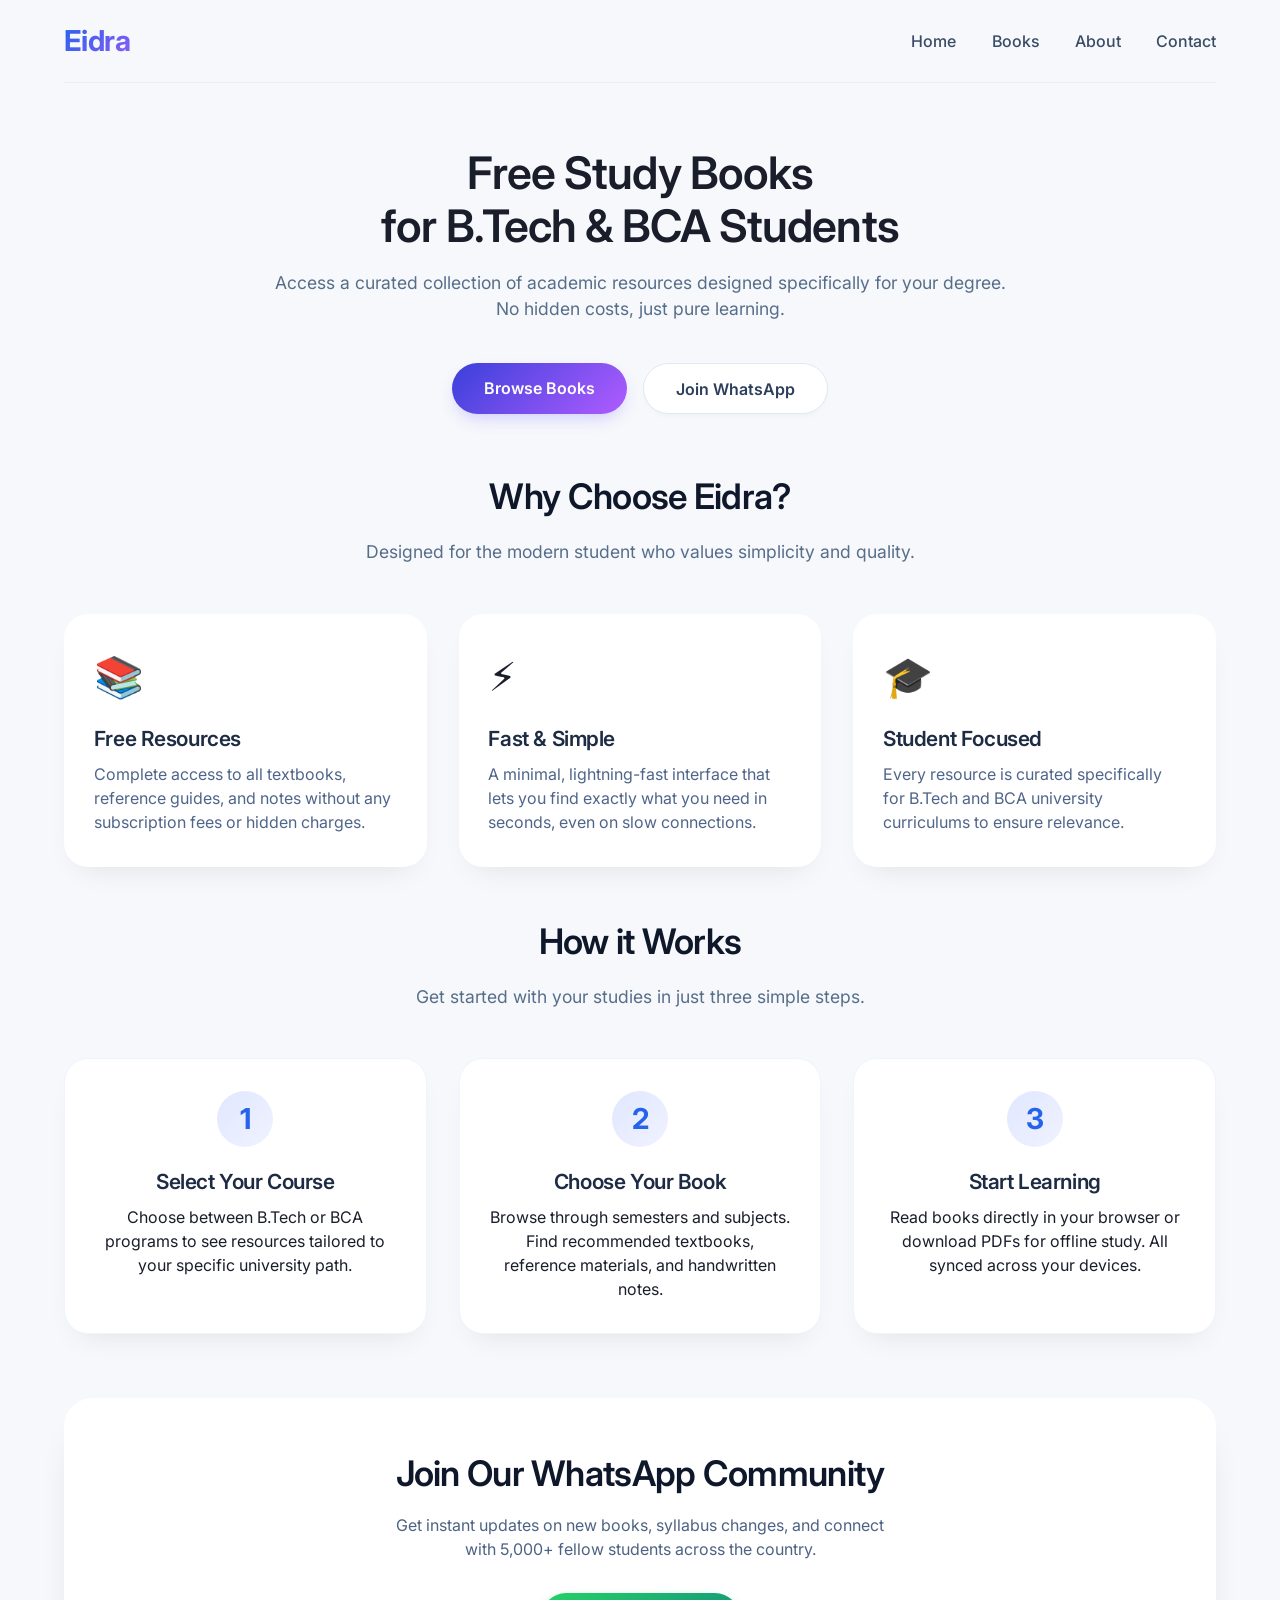
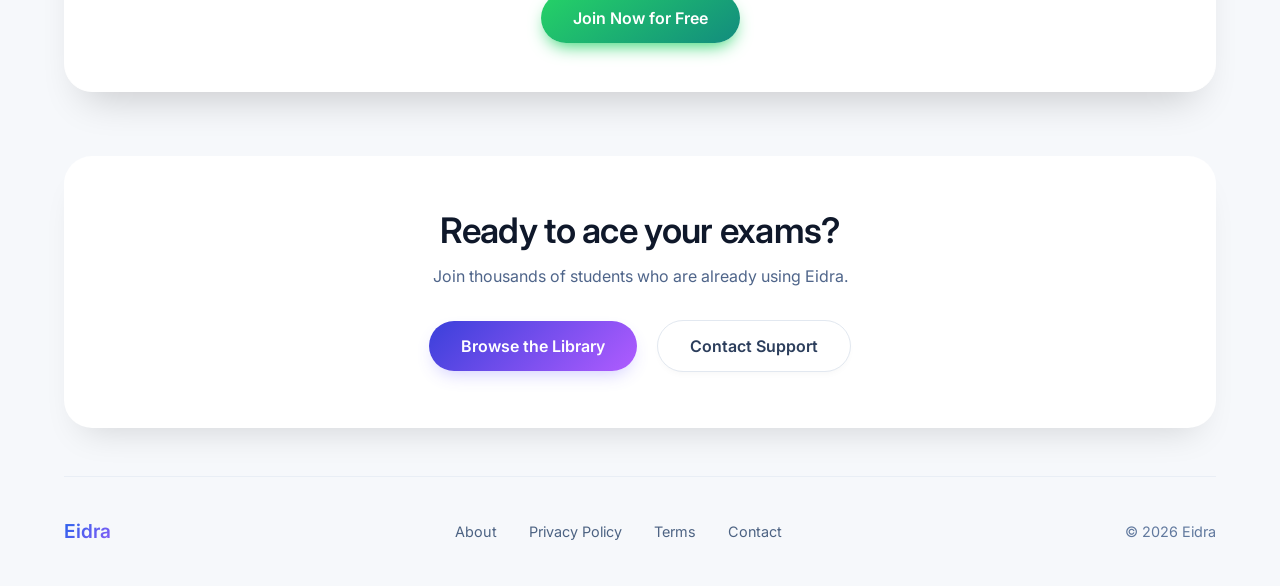
<file: index.html>
<!DOCTYPE html>
<html lang="en">
<head>
  <meta charset="UTF-8">
  <meta name="viewport" content="width=device-width, initial-scale=1.0">
  <title>Eidra · free study books for B.Tech & BCA</title>
  <!-- Inter font – modern and clean, matches existing platform -->
  <link rel="preconnect" href="https://fonts.googleapis.com">
  <link rel="preconnect" href="https://fonts.gstatic.com" crossorigin>
  <link href="https://fonts.googleapis.com/css2?family=Inter:opsz,wght@14..32,400;14..32,500;14..32,600;14..32,700&display=swap" rel="stylesheet">
  <link rel="stylesheet" href="css/index.css">
</head>
<body>
  <div class="container">
    <!-- Navigation -->
    <nav class="navbar">
      <div class="logo"><a href="/">Eidra</a></div>
      
      <!-- Desktop navigation links -->
      <div class="nav-links">
        <a href="/">Home</a>
        <a href="bookstore.html">Books</a>
        <a href="about.html">About</a>
        <a href="contact.html">Contact</a>
      </div>

      <!-- Hamburger icon (mobile) -->
      <div class="hamburger" id="hamburger">
        <span></span>
        <span></span>
        <span></span>
      </div>
    </nav>

    <!-- Mobile navigation overlay -->
    <div class="mobile-nav" id="mobileNav">
      <span class="close-btn" id="closeNav">&times;</span>
      <a href="/">Home</a>
      <a href="bookstore.html">Books</a>
      <a href="about.html">About</a>
      <a href="contact.html">Contact</a>
    </div>

    <!-- Hero section -->
    <section class="hero">
      <h1>Free Study Books<br>for B.Tech & BCA Students</h1>
      <p class="section-subhead" style="max-width: 750px;">
        Access a curated collection of academic resources designed specifically for your degree. No hidden costs, just pure learning.
      </p>
      <div class="hero-buttons">
        <a href="bookstore.html" class="btn btn-primary">Browse Books</a>
        <a href="https://chat.whatsapp.com/CxPum6wBo4D9Oc8NYsUHsd" class="btn btn-secondary" id="whatsappHeroBtn">Join WhatsApp</a>
      </div>
    </section>

    <!-- Why Choose Eidra? -->
    <h2 style="text-align: center;">Why Choose Eidra?</h2>
    <p class="section-subhead" style="text-align: center;">Designed for the modern student who values simplicity and quality.</p>

    <div class="feature-grid">
      <div class="card">
        <div class="card-icon">📚</div>
        <h3>Free Resources</h3>
        <p>Complete access to all textbooks, reference guides, and notes without any subscription fees or hidden charges.</p>
      </div>
      <div class="card">
        <div class="card-icon">⚡</div>
        <h3>Fast & Simple</h3>
        <p>A minimal, lightning-fast interface that lets you find exactly what you need in seconds, even on slow connections.</p>
      </div>
      <div class="card">
        <div class="card-icon">🎓</div>
        <h3>Student Focused</h3>
        <p>Every resource is curated specifically for B.Tech and BCA university curriculums to ensure relevance.</p>
      </div>
    </div>

    <!-- How it Works -->
    <h2 style="text-align: center;">How it Works</h2>
    <p class="section-subhead" style="text-align: center;">Get started with your studies in just three simple steps.</p>

    <div class="steps">
      <div class="step">
        <div class="step-number">1</div>
        <h3>Select Your Course</h3>
        <p>Choose between B.Tech or BCA programs to see resources tailored to your specific university path.</p>
      </div>
      <div class="step">
        <div class="step-number">2</div>
        <h3>Choose Your Book</h3>
        <p>Browse through semesters and subjects. Find recommended textbooks, reference materials, and handwritten notes.</p>
      </div>
      <div class="step">
        <div class="step-number">3</div>
        <h3>Start Learning</h3>
        <p>Read books directly in your browser or download PDFs for offline study. All synced across your devices.</p>
      </div>
    </div>

    <!-- WhatsApp community -->
    <div class="community-card">
      <h2>Join Our WhatsApp Community</h2>
      <p>Get instant updates on new books, syllabus changes, and connect with 5,000+ fellow students across the country.</p>
      <a href="https://chat.whatsapp.com/CxPum6wBo4D9Oc8NYsUHsd" class="btn btn-whatsapp" id="whatsappCommunityBtn">Join Now for Free</a>
    </div>

    <!-- CTA -->
    <div class="cta">
      <h2>Ready to ace your exams?</h2>
      <p style="color: #4f658a; margin-bottom: 1.5rem;">Join thousands of students who are already using Eidra.</p>
      <a href="bookstore.html" class="btn btn-primary">Browse the Library</a>
      <a href="contact.html" class="btn btn-secondary">Contact Support</a>
    </div>

    <!-- Footer -->
    <footer class="footer">
      <div class="footer-logo">Eidra</div>
      <div class="footer-links">
        <a href="about.html">About</a>
        <a href="privacypolicy.html">Privacy Policy</a>
        <a href="terms.html">Terms</a>
        <a href="contact.html">Contact</a>
      </div>
      <div>© 2026 Eidra</div>
    </footer>
  </div>

  <!-- JavaScript for hamburger menu -->
  <script src="js/index.js">
   
  </script>
</body>
</html>
</file>
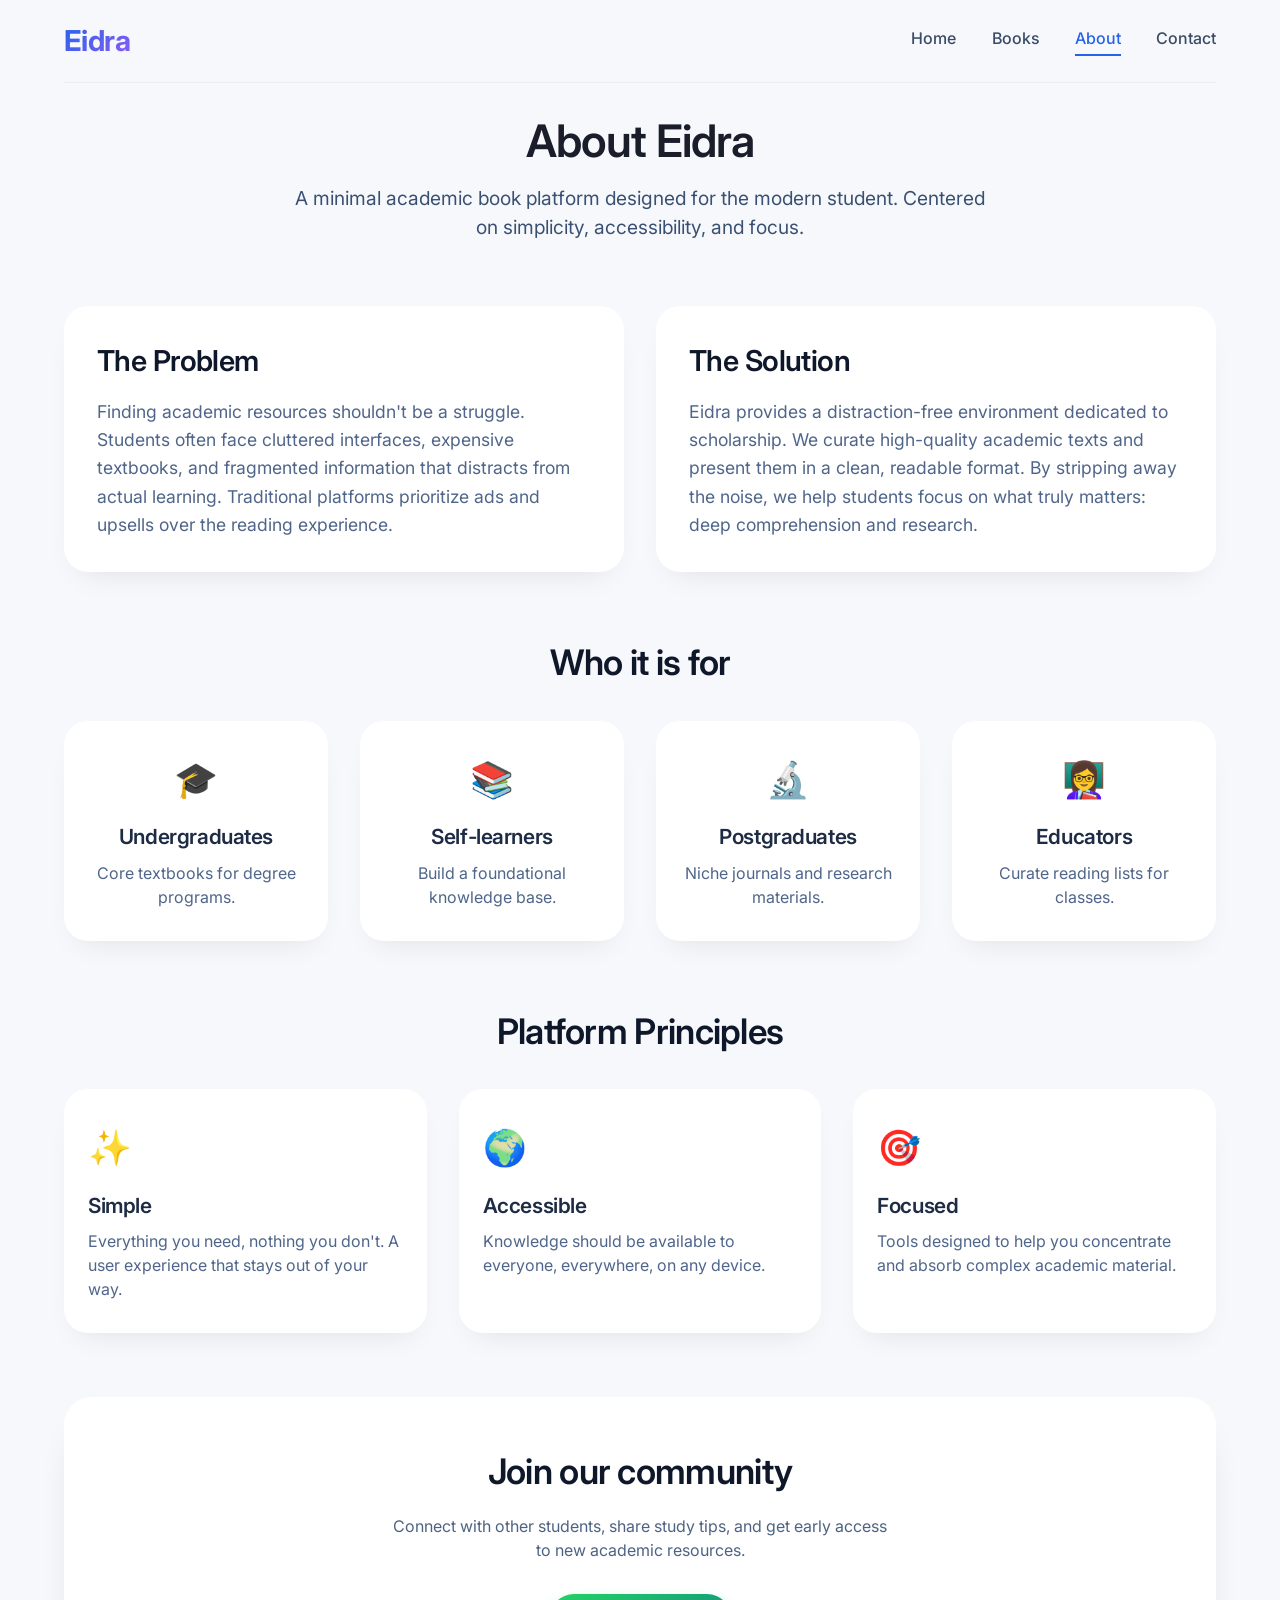
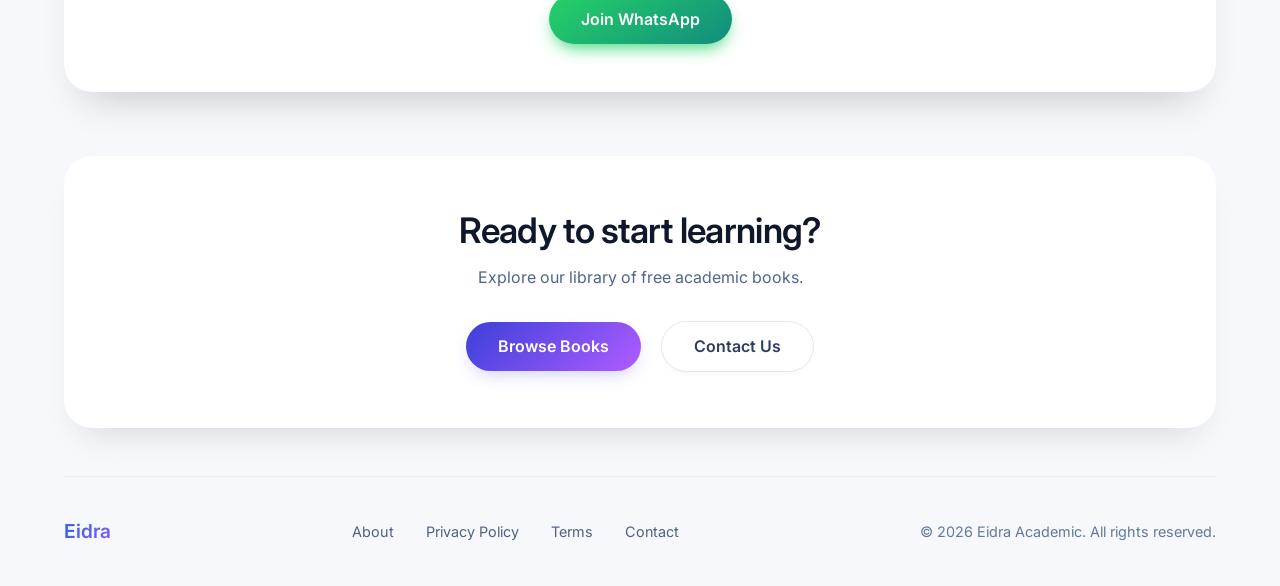
<file: about.html>
<!DOCTYPE html>
<html lang="en">
<head>
  <meta charset="UTF-8">
  <meta name="viewport" content="width=device-width, initial-scale=1.0">
  <title>Eidra · About · minimalist academic books</title>
  <!-- Inter font – same as homepage and download page -->
  <link rel="preconnect" href="https://fonts.googleapis.com">
  <link rel="preconnect" href="https://fonts.gstatic.com" crossorigin>
  <link href="https://fonts.googleapis.com/css2?family=Inter:opsz,wght@14..32,400;14..32,500;14..32,600;14..32,700&display=swap" rel="stylesheet">
  <link rel="stylesheet" href="/css/about.css">
</head>
<body>
  <div class="container">
    <!-- Navbar (identical to homepage) -->
    <nav class="navbar">
      <div class="logo"><a href="/">Eidra</a></div>
      <div class="nav-links">
        <a href="index.html">Home</a>
        <a href="bookstore.html">Books</a>
        <a href="#" class="active">About</a>
        <a href="contact.html">Contact</a>
      </div>
      <div class="hamburger" id="hamburger">
        <span></span>
        <span></span>
        <span></span>
      </div>
    </nav>

    <!-- Mobile navigation overlay (same behavior) -->
    <div class="mobile-nav" id="mobileNav">
      <span class="close-btn" id="closeNav">&times;</span>
      <a href="index.html">Home</a>
      <a href="bookstore.html">Books</a>
      <a href="#" class="active">About</a>
      <a href="contact.html">Contact</a>
    </div>

    <!-- Main content: About page -->
    <main>
      <!-- Hero / title section -->
      <section style="text-align: center; margin: 2rem 0 3rem;">
        <h1>About Eidra</h1>
        <p class="lead" style="max-width: 700px;">
          A minimal academic book platform designed for the modern student. Centered on simplicity, accessibility, and focus.
        </p>
      </section>

      <!-- Problem & Solution side by side (grid-2) -->
      <section class="section">
        <div class="grid-2">
          <div class="card-simple">
            <h2 style="font-size: 1.8rem; margin-bottom: 1rem;">The Problem</h2>
            <p style="color: #4f658a; font-size: 1.1rem; line-height: 1.6;">
              Finding academic resources shouldn't be a struggle. Students often face cluttered interfaces, expensive textbooks, and fragmented information that distracts from actual learning. Traditional platforms prioritize ads and upsells over the reading experience.
            </p>
          </div>
          <div class="card-simple">
            <h2 style="font-size: 1.8rem; margin-bottom: 1rem;">The Solution</h2>
            <p style="color: #4f658a; font-size: 1.1rem; line-height: 1.6;">
              Eidra provides a distraction-free environment dedicated to scholarship. We curate high-quality academic texts and present them in a clean, readable format. By stripping away the noise, we help students focus on what truly matters: deep comprehension and research.
            </p>
          </div>
        </div>
      </section>

      <!-- Who it is for -->
      <section class="section">
        <h2 style="text-align: center;">Who it is for</h2>
        <div class="grid-4" style="margin-top: 2rem;">
          <div class="principle-card" style="text-align: center;">
            <div class="principle-icon">🎓</div>
            <h3>Undergraduates</h3>
            <p style="color: #4f658a;">Core textbooks for degree programs.</p>
          </div>
          <div class="principle-card" style="text-align: center;">
            <div class="principle-icon">📚</div>
            <h3>Self-learners</h3>
            <p style="color: #4f658a;">Build a foundational knowledge base.</p>
          </div>
          <div class="principle-card" style="text-align: center;">
            <div class="principle-icon">🔬</div>
            <h3>Postgraduates</h3>
            <p style="color: #4f658a;">Niche journals and research materials.</p>
          </div>
          <div class="principle-card" style="text-align: center;">
            <div class="principle-icon">👩‍🏫</div>
            <h3>Educators</h3>
            <p style="color: #4f658a;">Curate reading lists for classes.</p>
          </div>
        </div>
      </section>

      <!-- Platform Principles (three cards) -->
      <section class="section">
        <h2 style="text-align: center;">Platform Principles</h2>
        <div class="grid-3" style="margin-top: 2rem;">
          <div class="principle-card">
            <div class="principle-icon">✨</div>
            <h3>Simple</h3>
            <p style="color: #4f658a;">Everything you need, nothing you don't. A user experience that stays out of your way.</p>
          </div>
          <div class="principle-card">
            <div class="principle-icon">🌍</div>
            <h3>Accessible</h3>
            <p style="color: #4f658a;">Knowledge should be available to everyone, everywhere, on any device.</p>
          </div>
          <div class="principle-card">
            <div class="principle-icon">🎯</div>
            <h3>Focused</h3>
            <p style="color: #4f658a;">Tools designed to help you concentrate and absorb complex academic material.</p>
          </div>
        </div>
      </section>

      <!-- Join our community (card) -->
      <section class="community-card">
        <h2 style="margin-bottom: 1rem;">Join our community</h2>
        <p style="color: #4d6383; max-width: 500px; margin: 0 auto 2rem;">
          Connect with other students, share study tips, and get early access to new academic resources.
        </p>
        <a href="https://chat.whatsapp.com/CxPum6wBo4D9Oc8NYsUHsd" class="btn btn-whatsapp" id="communityJoinBtn">Join WhatsApp</a>
      </section>

      <!-- Ready to start learning? CTA -->
      <section class="cta-card">
        <h2 style="margin-bottom: 0.5rem;">Ready to start learning?</h2>
        <p style="color: #4f658a; margin-bottom: 1.5rem;">Explore our library of free academic books.</p>
        <a href="bookstore.html" class="btn btn-primary">Browse Books</a>
        <a href="contact.html" class="btn btn-secondary">Contact Us</a>
      </section>
    </main>

    <!-- Footer (same as homepage) -->
    <footer class="footer">
      <div class="footer-logo">Eidra</div>
      <div class="footer-links">
        <a href="#">About</a>
        <a href="privacypolicy.html">Privacy Policy</a>
        <a href="terms.html">Terms</a>
        <a href="contact.html">Contact</a>
      </div>
      <div>© 2026 Eidra Academic. All rights reserved.</div>
    </footer>
  </div>

  <!-- JavaScript for hamburger menu and demo interactions -->
  <script src="js/about.js">
   
  </script>
</body>
</html>
</file>
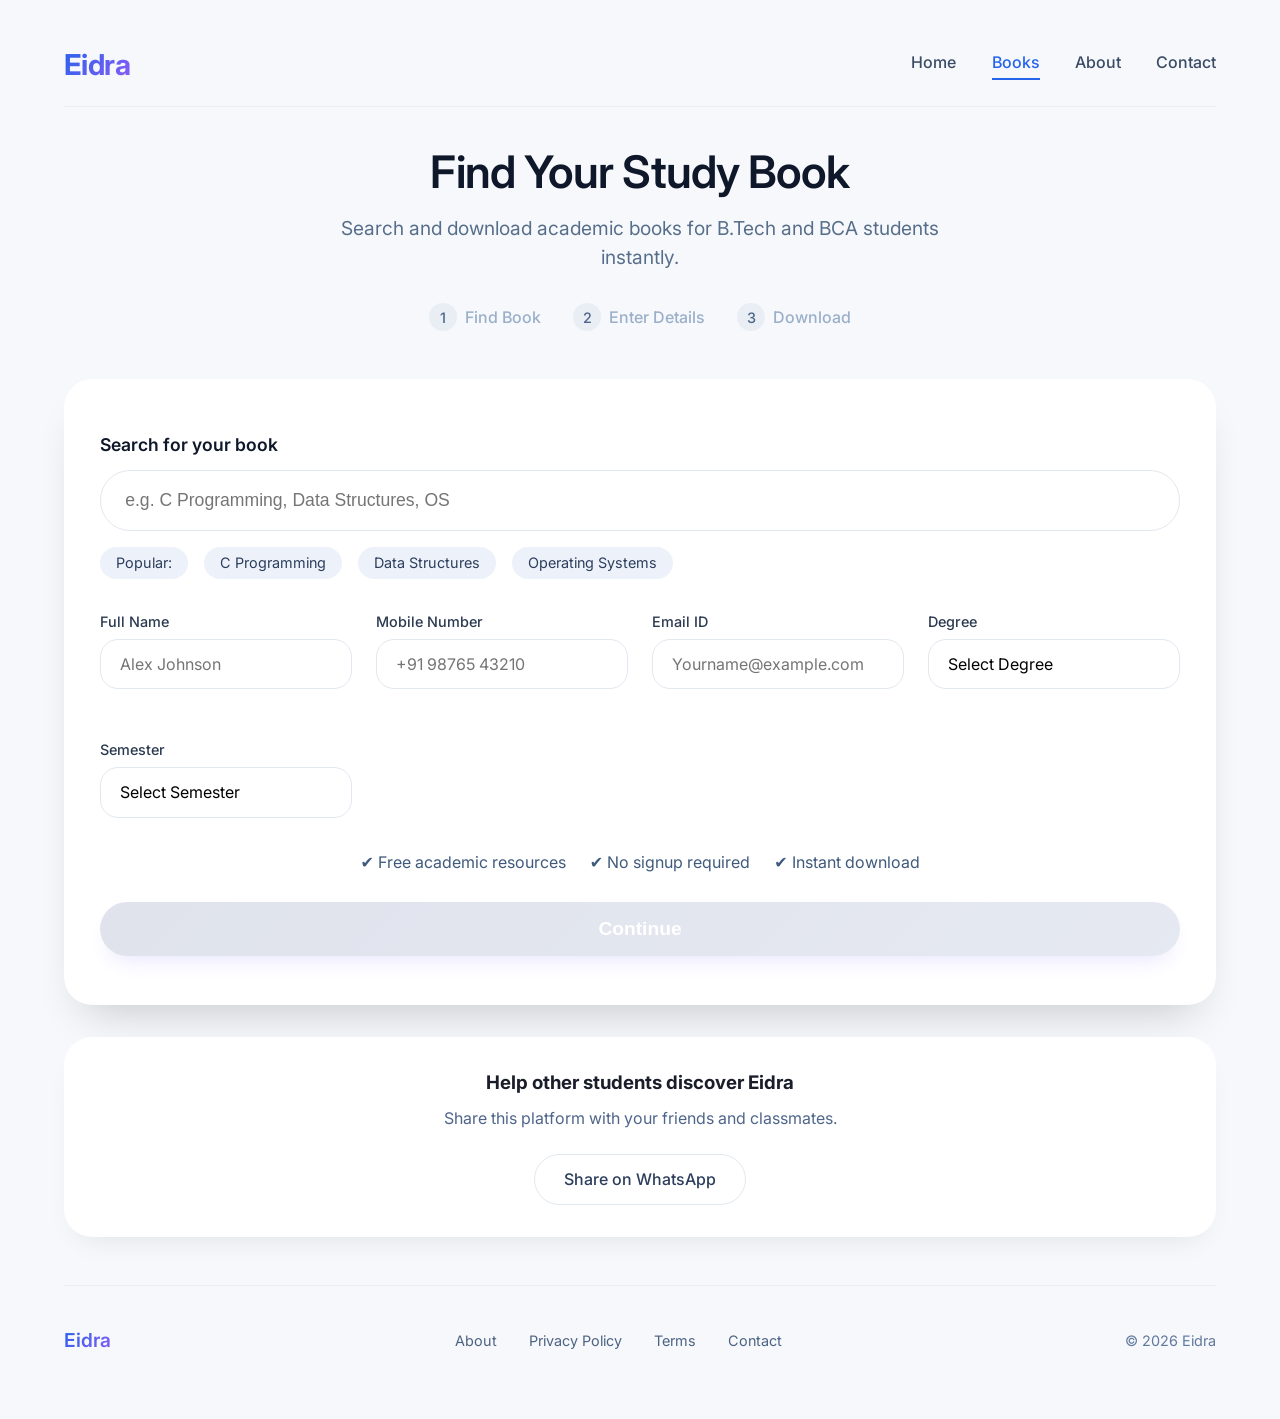
<file: bookstore.html>
<!DOCTYPE html>
<html lang="en">
<head>
    <meta charset="UTF-8">
    <meta name="viewport" content="width=device-width, initial-scale=1.0">
    <title>Eidra · Find your study book</title>
    <!-- Inter font – modern SaaS style -->
    <link rel="preconnect" href="https://fonts.googleapis.com">
    <link rel="preconnect" href="https://fonts.gstatic.com" crossorigin>
    <link href="https://fonts.googleapis.com/css2?family=Inter:opsz,wght@14..32,400;14..32,500;14..32,600;14..32,700&display=swap" rel="stylesheet">
    <link rel="stylesheet" href="css/bookstore.css">
</head>
<body>
    <div class="app-wrapper">
        <!-- Navbar -->
        <nav class="navbar">
            <div class="logo"><a href="index.html">Eidra</a></div>
            <div class="nav-links">
                <a href="index.html">Home</a>
                <a href="books.html" class="active">Books</a>
                <a href="about.html">About</a>
                <a href="contact.html">Contact</a>
            </div>
            <div class="hamburger" id="hamburger">
                <span></span>
                <span></span>
                <span></span>
            </div>
        </nav>

        <!-- Mobile nav -->
        <div class="mobile-nav" id="mobileNav">
            <span class="close-btn" id="closeNav">&times;</span>
            <a href="index.html">Home</a>
            <a href="books.html">Books</a>
            <a href="about.html">About</a>
            <a href="contact.html">Contact</a>
        </div>

        <!-- Page Header -->
        <div class="page-header">
            <h1>Find Your Study Book</h1>
            <p>Search and download academic books for B.Tech and BCA students instantly.</p>
        </div>

        <!-- Step Indicator -->
        <div class="step-indicator">
            <div class="step active" id="step1">
                <span class="step-number">1</span>
                <span>Find Book</span>
            </div>
            <div class="step" id="step2">
                <span class="step-number">2</span>
                <span>Enter Details</span>
            </div>
            <div class="step" id="step3">
                <span class="step-number">3</span>
                <span>Download</span>
            </div>
        </div>

        <!-- Main Card -->
        <div class="card">
            <div class="screen-stack">
                <!-- SCREEN 1 – form + search -->
                <div id="screen1" class="screen">
                    <!-- Search -->
                    <div class="search-section">
                        <label class="search-label" for="bookSearch">Search for your book</label>
                        <div class="search-wrapper">
                            <input type="text" id="bookSearch" placeholder="e.g. C Programming, Data Structures, OS" autocomplete="off">
                            <div id="suggestions" class="suggestions"></div>
                        </div>
                        <div class="popular-searches">
                            <span>Popular:</span>
                            <span>C Programming</span>
                            <span>Data Structures</span>
                            <span>Operating Systems</span>
                        </div>
                    </div>

                    <!-- Student details form -->
                    <div class="form-grid">
                        <div class="input-field">
                            <label for="fullName">Full Name</label>
                            <input type="text" id="fullName" placeholder="Alex Johnson" autocomplete="off">
                        </div>
                        <div class="input-field" id="mobile-field">
                            <label for="mobile">Mobile Number</label>
                            <input type="tel" id="mobile" placeholder="+91 98765 43210" autocomplete="off">
                            <div id="mobile-feedback" class="validation-feedback"></div>
                        </div>
                        <div class="input-field">
                            <label for="email">Email ID</label>
                            <input type="email" id="email" placeholder="Yourname@example.com" autocomplete="off">
                        </div>
                        <div class="input-field">
                            <label for="degree">Degree</label>
                            <select id="degree">
                                <option value="" disabled selected>Select Degree</option>
                                <option value="B.Tech">B.Tech</option>
                                <option value="BCA">BCA</option>
                            </select>
                        </div>
                        <div class="input-field">
                            <label for="semester">Semester</label>
                            <select id="semester">
                                <option value="" disabled selected>Select Semester</option>
                                <option value="Semester 1">Semester 1</option>
                                <option value="Semester 2">Semester 2</option>
                                <option value="Semester 3">Semester 3</option>
                                <option value="Semester 4">Semester 4</option>
                                <option value="Semester 5">Semester 5</option>
                                <option value="Semester 6">Semester 6</option>
                                <option value="Semester 7">Semester 7</option>
                                <option value="Semester 8">Semester 8</option>
                            </select>
                        </div>
                    </div>

                    <!-- Trust badges -->
                    <div class="trust-badges">
                        <span>✔ Free academic resources</span>
                        <span>✔ No signup required</span>
                        <span>✔ Instant download</span>
                    </div>

                    <!-- Continue button -->
                    <button class="btn-primary" id="continueBtn" disabled>Continue</button>
                </div>

                <!-- SCREEN 2 – download summary -->
                <div id="screen2" class="screen hidden">
                    <div style="text-align: center;">
                        <div class="success-icon">📘</div>
                        <div class="screen2-title">Your book is ready.</div>
                        <div class="screen2-sub">Download now or join the community.</div>

                        <!-- Summary card -->
                        <div class="summary-card">
                            <div class="summary-item">
                                <span class="summary-label">Name</span>
                                <span class="summary-value" id="selectedName">—</span>
                            </div>
                            <div class="summary-item">
                                <span class="summary-label">Email</span>
                                <span class="summary-value" id="selectedEmail">—</span>
                            </div>
                            <div class="summary-item">
                                <span class="summary-label">Degree</span>
                                <span class="summary-value" id="selectedDegree">—</span>
                            </div>
                            <div class="summary-item">
                                <span class="summary-label">Semester</span>
                                <span class="summary-value" id="selectedSemester">—</span>
                            </div>
                            <div class="summary-item">
                                <span class="summary-label">Book</span>
                                <span class="summary-value" id="selectedBookTitle">—</span>
                            </div>
                        </div>

                        

                        <!-- Community section -->
                        <div class="community-section">
                            <div class="community-title">Join the Eidra Study Community</div>
                            <div class="community-desc">Get new notes, books and exam materials.</div>
                            <a id="whatsappBtn" class="whatsapp-btn" href="https://chat.whatsapp.com/CxPum6wBo4D9Oc8NYsUHsd" target="_blank" rel="noopener noreferrer">
                                <span>📱</span> Join WhatsApp Community
                            </a>
                        </div>

                        <!-- Back link -->
                        <div class="back-text">
                            <a id="goBackLink">Go Back</a>
                        </div>
                    </div>
                </div>
            </div>
        </div>

        <!-- Share Section -->
        <div class="share-section">
            <h3 style="margin-bottom: 0.5rem;">Help other students discover Eidra</h3>
            <p style="color: #4f658a;">Share this platform with your friends and classmates.</p>
            <div class="share-buttons">
                <a href="#" class="btn-secondary" id="shareWhatsAppBtn">Share on WhatsApp</a>
            </div>
        </div>

        <!-- Footer -->
        <footer class="footer">
            <div class="footer-logo">Eidra</div>
            <div class="footer-links">
                <a href="about.html">About</a>
                <a href="privacypolicy.html">Privacy Policy</a>
                <a href="terms.html">Terms</a>
                <a href="contact.html">Contact</a>
            </div>
            <div>© 2026 Eidra</div>
        </footer>
    </div>

    <!-- Feedback Modal -->
    <div id="feedbackModal" class="modal-overlay">
        <div class="modal-card">
            <h3 class="modal-title">Help Us Improve Eidra</h3>
            <p style="color: #5a6e8a; margin-bottom: 1rem;">Your feedback helps us serve you better.</p>
            <div class="modal-field">
                <textarea id="feedbackText" placeholder="Share your feedback..."></textarea>
            </div>
            <div class="modal-actions">
                <button id="skipFeedbackBtn" class="modal-btn modal-btn-secondary">Skip</button>
                <button id="submitFeedbackBtn" class="modal-btn modal-btn-primary">Submit Feedback</button>
            </div>
            <div id="feedbackSuccessMsg" style="display: none; color: #0f7b3a; margin-top: 0.5rem;">Thank you for your feedback!</div>
        </div>
    </div>

    <script src="js/bookstore.js">
       
    </script>
</body>

</html>
</file>
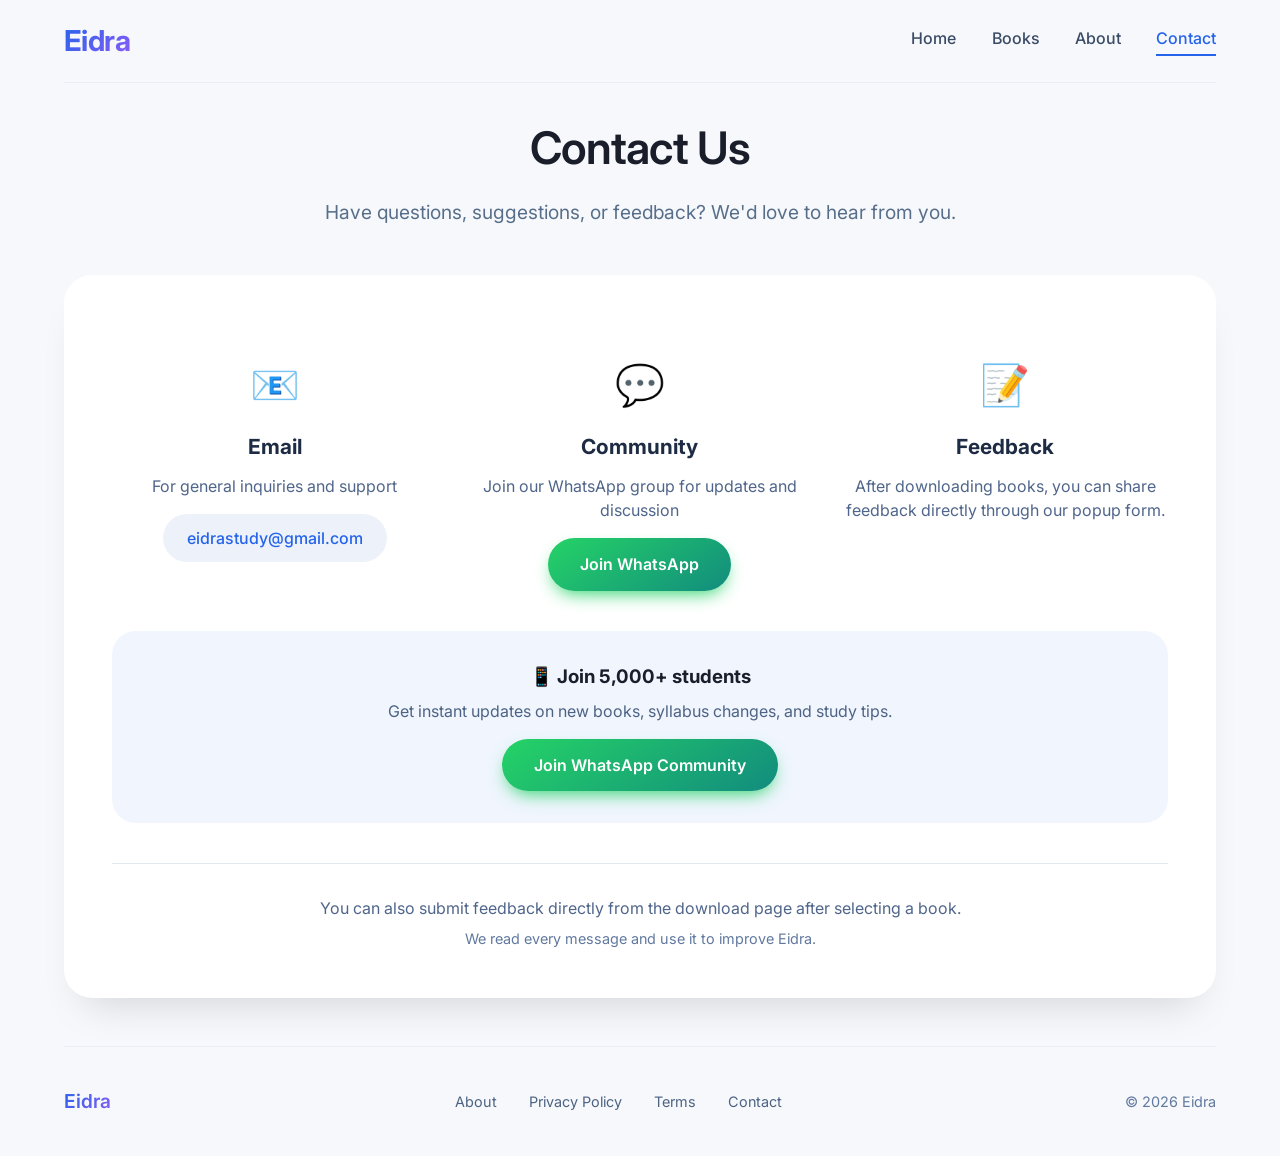
<file: contact.html>
<!DOCTYPE html>
<html lang="en">
<head>
  <meta charset="UTF-8">
  <meta name="viewport" content="width=device-width, initial-scale=1.0">
  <title>Eidra · Contact Us</title>
  <!-- Inter font – same as all Eidra pages -->
  <link rel="preconnect" href="https://fonts.googleapis.com">
  <link rel="preconnect" href="https://fonts.gstatic.com" crossorigin>
  <link href="https://fonts.googleapis.com/css2?family=Inter:opsz,wght@14..32,400;14..32,500;14..32,600;14..32,700&display=swap" rel="stylesheet">
  <link rel="stylesheet" href="css/contact.css">
</head>
<body>
  <div class="container">
    <!-- Navbar (consistent across all pages) -->
    <nav class="navbar">
      <div class="logo"><a href="/">Eidra</a></div>
      <div class="nav-links">
        <a href="index.html">Home</a>
        <a href="bookstore.html">Books</a>
        <a href="about.html">About</a>
        <a href="#" class="active">Contact</a>
      </div>
      <div class="hamburger" id="hamburger">
        <span></span>
        <span></span>
        <span></span>
      </div>
    </nav>

    <!-- Mobile nav overlay -->
    <div class="mobile-nav" id="mobileNav">
      <span class="close-btn" id="closeNav">&times;</span>
      <a href="index.html">Home</a>
      <a href="bookstore.html">Books</a>
      <a href="about.html">About</a>
      <a href="#" class="active">Contact</a>
    </div>

    <!-- Page header -->
    <div class="page-header">
      <h1>Contact Us</h1>
      <p>Have questions, suggestions, or feedback? We'd love to hear from you.</p>
    </div>

    <!-- Main content card -->
    <div class="content-card">
      <!-- Contact Information grid -->
      <div class="contact-grid">
        <div class="contact-item">
          <div class="contact-icon">📧</div>
          <h3>Email</h3>
          <p>For general inquiries and support</p>
          <a href="mailto:info@eidra.in" class="contact-email">eidrastudy@gmail.com</a>
        </div>

        <div class="contact-item">
          <div class="contact-icon">💬</div>
          <h3>Community</h3>
          <p>Join our WhatsApp group for updates and discussion</p>
          <a href="https://chat.whatsapp.com/CxPum6wBo4D9Oc8NYsUHsd" class="btn-whatsapp" id="whatsappContactBtn">Join WhatsApp</a>
        </div>

        <div class="contact-item">
          <div class="contact-icon">📝</div>
          <h3>Feedback</h3>
          <p>After downloading books, you can share feedback directly through our popup form.</p>
        </div>
      </div>

      <!-- Community section (extra encouragement) -->
      <div class="community-section">
        <h3 style="margin-bottom: 0.5rem;">📱 Join 5,000+ students</h3>
        <p style="color: #4d6383; margin-bottom: 1rem;">Get instant updates on new books, syllabus changes, and study tips.</p>
        <a href="https://chat.whatsapp.com/CxPum6wBo4D9Oc8NYsUHsd" class="btn-whatsapp" id="whatsappCommunityFooter">Join WhatsApp Community</a>
      </div>

      <!-- Feedback note -->
      <div class="feedback-note">
        <p style="margin-bottom: 0.5rem;">You can also submit feedback directly from the download page after selecting a book.</p>
        <p style="font-size: 0.9rem; color: #61799e;">We read every message and use it to improve Eidra.</p>
      </div>
    </div>

    <!-- Footer (same as all pages) -->
    <footer class="footer">
      <div class="footer-logo">Eidra</div>
      <div class="footer-links">
        <a href="about.html">About</a>
        <a href="privacypolicy.html">Privacy Policy</a>
        <a href="terms.html">Terms</a>
        <a href="/">Contact</a>
      </div>
      <div>© 2026 Eidra</div>
    </footer>
  </div>

  <!-- JavaScript for hamburger menu and WhatsApp demo -->
  <script src="js/contact.js">
    
  </script>
</body>
</html>
</file>
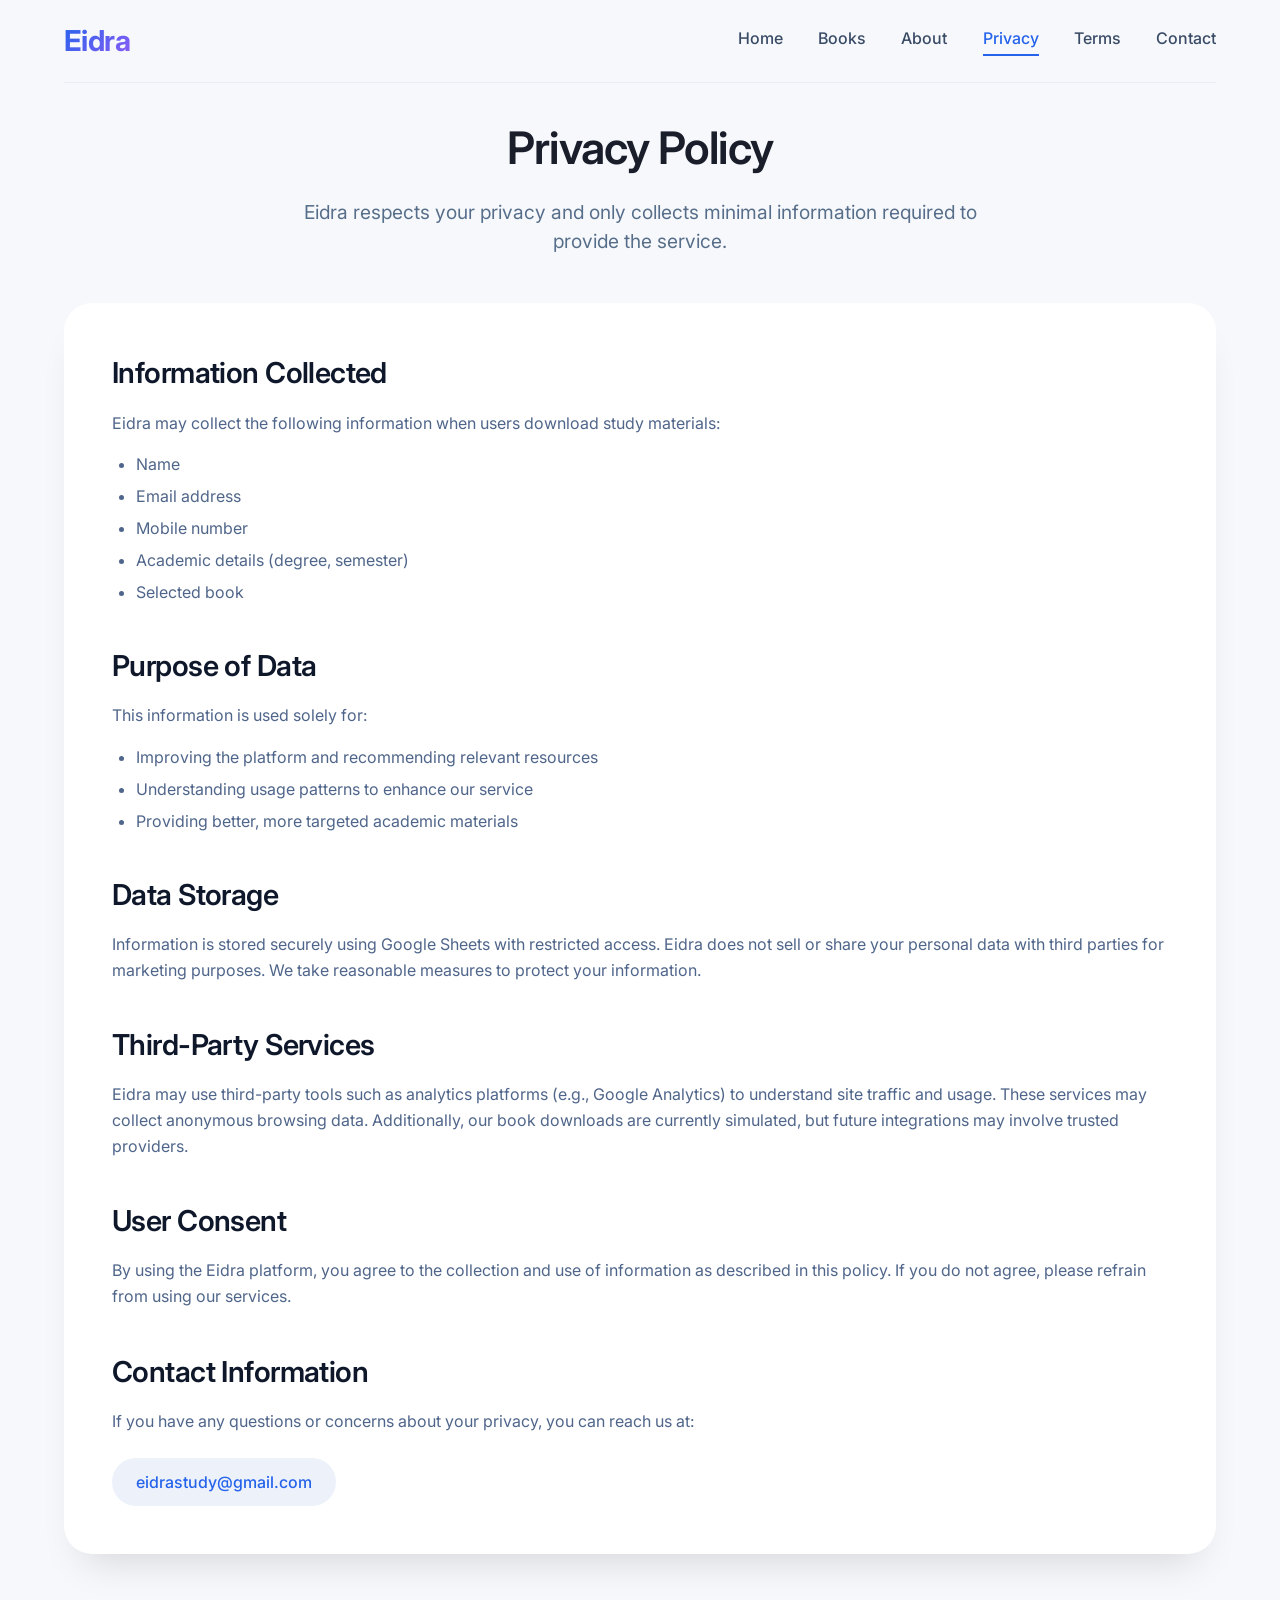
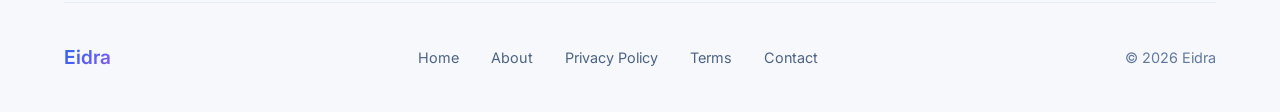
<file: privacypolicy.html>
<!DOCTYPE html>
<html lang="en">
<head>
  <meta charset="UTF-8">
  <meta name="viewport" content="width=device-width, initial-scale=1.0">
  <title>Eidra · Privacy Policy</title>
  <!-- Inter font – same as homepage and books page -->
  <link rel="preconnect" href="https://fonts.googleapis.com">
  <link rel="preconnect" href="https://fonts.gstatic.com" crossorigin>
  <link href="https://fonts.googleapis.com/css2?family=Inter:opsz,wght@14..32,400;14..32,500;14..32,600;14..32,700&display=swap" rel="stylesheet">
  <link rel="stylesheet" href="css/privacypolicy.css">
</head>
<body>
  <div class="container">
    <!-- Navbar (exact same as homepage) -->
    <nav class="navbar">
      <div class="logo"><a href="/">Eidra</a></div>
      <div class="nav-links">
        <a href="index.html">Home</a>
        <a href="bookstore.html">Books</a>
        <a href="about.html">About</a>
        <a href="#" class="active">Privacy</a>
        <a href="/terms">Terms</a>
        <a href="contact.html">Contact</a>
      </div>
      <div class="hamburger" id="hamburger">
        <span></span>
        <span></span>
        <span></span>
      </div>
    </nav>

    <!-- Mobile nav overlay -->
    <div class="mobile-nav" id="mobileNav">
      <span class="close-btn" id="closeNav">&times;</span>
      <a href="index.html">Home</a>
      <a href="bookstore.html">Books</a>
      <a href="about.html">About</a>
      <a href="contact.html">Contact</a>
    </div>

    <!-- Page header -->
    <div class="page-header">
      <h1>Privacy Policy</h1>
      <p>Eidra respects your privacy and only collects minimal information required to provide the service.</p>
    </div>

    <!-- Main content card -->
    <div class="content-card">
      <!-- Information Collected -->
      <section class="content-section">
        <h2>Information Collected</h2>
        <p>Eidra may collect the following information when users download study materials:</p>
        <ul>
          <li>Name</li>
          <li>Email address</li>
          <li>Mobile number</li>
          <li>Academic details (degree, semester)</li>
          <li>Selected book</li>
        </ul>
      </section>

      <!-- Purpose of Data -->
      <section class="content-section">
        <h2>Purpose of Data</h2>
        <p>This information is used solely for:</p>
        <ul>
          <li>Improving the platform and recommending relevant resources</li>
          <li>Understanding usage patterns to enhance our service</li>
          <li>Providing better, more targeted academic materials</li>
        </ul>
      </section>

      <!-- Data Storage -->
      <section class="content-section">
        <h2>Data Storage</h2>
        <p>Information is stored securely using Google Sheets with restricted access. Eidra does not sell or share your personal data with third parties for marketing purposes. We take reasonable measures to protect your information.</p>
      </section>

      <!-- Third-Party Services -->
      <section class="content-section">
        <h2>Third-Party Services</h2>
        <p>Eidra may use third-party tools such as analytics platforms (e.g., Google Analytics) to understand site traffic and usage. These services may collect anonymous browsing data. Additionally, our book downloads are currently simulated, but future integrations may involve trusted providers.</p>
      </section>

      <!-- User Consent -->
      <section class="content-section">
        <h2>User Consent</h2>
        <p>By using the Eidra platform, you agree to the collection and use of information as described in this policy. If you do not agree, please refrain from using our services.</p>
      </section>

      <!-- Contact Information -->
      <section class="content-section">
        <h2>Contact Information</h2>
        <p>If you have any questions or concerns about your privacy, you can reach us at:</p>
        <a href="mailto:info@eidra.in" class="contact-email">eidrastudy@gmail.com</a>
      </section>
    </div>

    <!-- Footer (same as homepage) -->
    <footer class="footer">
      <div class="footer-logo">Eidra</div>
      <div class="footer-links">
        <a href="index.html">Home</a>
        <a href="about.html">About</a>
        <a href="privacypolicy.html">Privacy Policy</a>
        <a href="terms.html">Terms</a>
        <a href="contact.html">Contact</a>
      </div>
      <div>© 2026 Eidra</div>
    </footer>
  </div>

  <!-- JavaScript for hamburger menu (same as homepage) -->
  <script src="js/privacypolicy.js">
   
  </script>
</body>
</html>
</file>
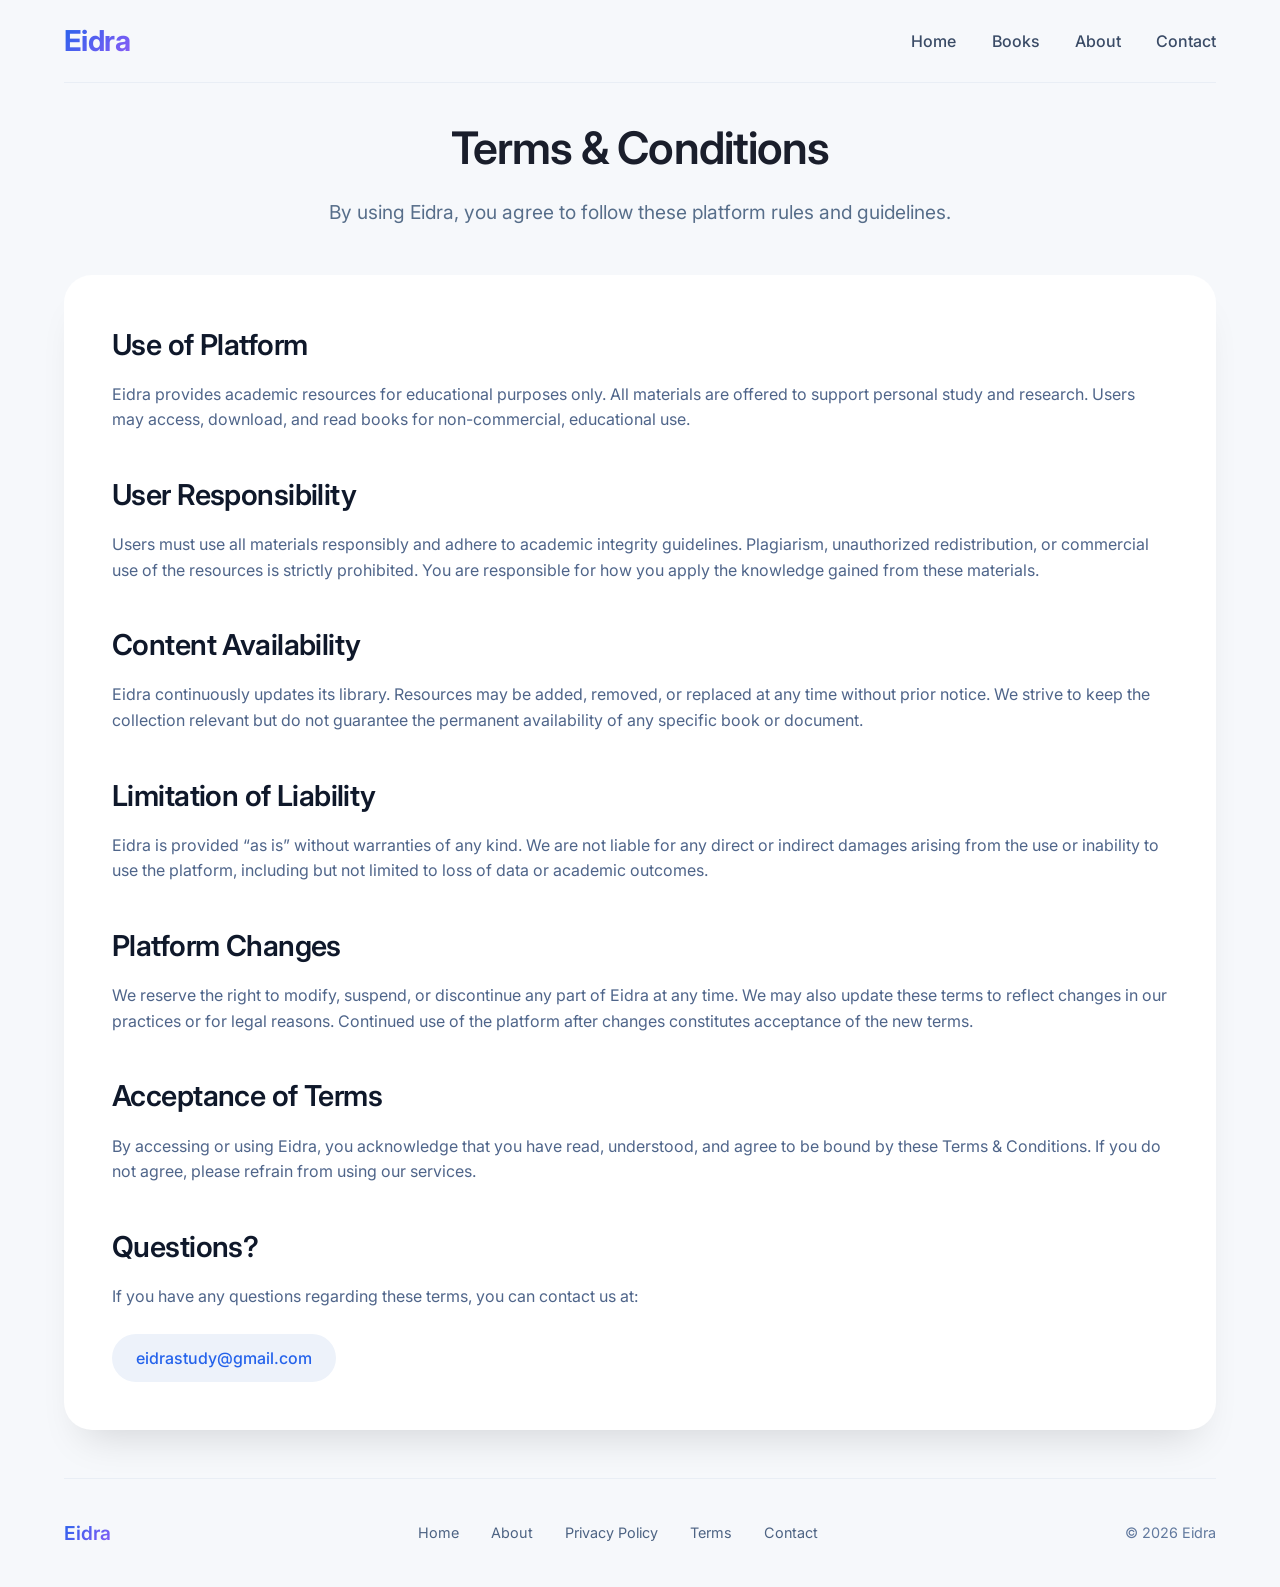
<file: terms.html>
<!DOCTYPE html>
<html lang="en">
<head>
  <meta charset="UTF-8">
  <meta name="viewport" content="width=device-width, initial-scale=1.0">
  <title>Eidra · Terms & Conditions</title>
  <!-- Inter font – consistent across platform -->
  <link rel="preconnect" href="https://fonts.googleapis.com">
  <link rel="preconnect" href="https://fonts.gstatic.com" crossorigin>
  <link href="https://fonts.googleapis.com/css2?family=Inter:opsz,wght@14..32,400;14..32,500;14..32,600;14..32,700&display=swap" rel="stylesheet">
  <link rel="stylesheet" href="css/terms.css">
</head>
<body>
  <div class="container">
    <!-- Navbar (consistent across all pages) -->
    <nav class="navbar">
      <div class="logo"><a href="/">Eidra</a></div>
      <div class="nav-links">
        <a href="index.html">Home</a>
        <a href="bookstore.html">Books</a>
        <a href="about.html">About</a>
        <a href="contact.html">Contact</a>
      </div>
      <div class="hamburger" id="hamburger">
        <span></span>
        <span></span>
        <span></span>
      </div>
    </nav>

    <!-- Mobile nav overlay -->
    <div class="mobile-nav" id="mobileNav">
      <span class="close-btn" id="closeNav">&times;</span>
      <a href="index.html">Home</a>
      <a href="bookstore.html">Books</a>
      <a href="about.html">About</a>
      <a href="contact.html">Contact</a>
    </div>

    <!-- Page header -->
    <div class="page-header">
      <h1>Terms & Conditions</h1>
      <p>By using Eidra, you agree to follow these platform rules and guidelines.</p>
    </div>

    <!-- Main content card -->
    <div class="content-card">
      <!-- Use of Platform -->
      <section class="content-section">
        <h2>Use of Platform</h2>
        <p>Eidra provides academic resources for educational purposes only. All materials are offered to support personal study and research. Users may access, download, and read books for non-commercial, educational use.</p>
      </section>

      <!-- User Responsibility -->
      <section class="content-section">
        <h2>User Responsibility</h2>
        <p>Users must use all materials responsibly and adhere to academic integrity guidelines. Plagiarism, unauthorized redistribution, or commercial use of the resources is strictly prohibited. You are responsible for how you apply the knowledge gained from these materials.</p>
      </section>

      <!-- Content Availability -->
      <section class="content-section">
        <h2>Content Availability</h2>
        <p>Eidra continuously updates its library. Resources may be added, removed, or replaced at any time without prior notice. We strive to keep the collection relevant but do not guarantee the permanent availability of any specific book or document.</p>
      </section>

      <!-- Limitation of Liability -->
      <section class="content-section">
        <h2>Limitation of Liability</h2>
        <p>Eidra is provided “as is” without warranties of any kind. We are not liable for any direct or indirect damages arising from the use or inability to use the platform, including but not limited to loss of data or academic outcomes.</p>
      </section>

      <!-- Platform Changes -->
      <section class="content-section">
        <h2>Platform Changes</h2>
        <p>We reserve the right to modify, suspend, or discontinue any part of Eidra at any time. We may also update these terms to reflect changes in our practices or for legal reasons. Continued use of the platform after changes constitutes acceptance of the new terms.</p>
      </section>

      <!-- Acceptance of Terms -->
      <section class="content-section">
        <h2>Acceptance of Terms</h2>
        <p>By accessing or using Eidra, you acknowledge that you have read, understood, and agree to be bound by these Terms & Conditions. If you do not agree, please refrain from using our services.</p>
      </section>

      <!-- Contact -->
      <section class="content-section">
        <h2>Questions?</h2>
        <p>If you have any questions regarding these terms, you can contact us at:</p>
        <a href="mailto:info@eidra.in" class="contact-email">eidrastudy@gmail.com</a>
      </section>
    </div>

    <!-- Footer (same as all pages) -->
    <footer class="footer">
      <div class="footer-logo">Eidra</div>
      <div class="footer-links">
        <a href="index.html">Home</a>
        <a href="about.html">About</a>
        <a href="privacypolicy.html">Privacy Policy</a>
        <a href="terms.html">Terms</a>
        <a href="contact.html">Contact</a>
      </div>
      <div>© 2026 Eidra</div>
    </footer>
  </div>

  <!-- JavaScript for hamburger menu -->
  <script src="js/terms.js">
   
  </script>
</body>
</html>
</file>
<file: css/index.css>
/* ----- RESET & GLOBAL (consistent with Eidra design system) ----- */
    * {
      margin: 0;
      padding: 0;
      box-sizing: border-box;
    }

    body {
      font-family: 'Inter', system-ui, -apple-system, sans-serif;
      background: #f6f8fb;
      color: #1a1e2b;
      line-height: 1.5;
      min-height: 100vh;
      display: flex;
      flex-direction: column;
    }

    .container {
      max-width: 1200px;
      margin: 0 auto;
      padding: 0 1.5rem;
      width: 100%;
    }

    /* ----- NAVBAR ----- */
    .navbar {
      display: flex;
      justify-content: space-between;
      align-items: center;
      padding: 1.2rem 0;
      border-bottom: 1px solid #e9eef5;
      margin-bottom: 2rem;
      flex-wrap: wrap;
      gap: 1rem;
      position: relative;
    }

    .logo a {
      font-weight: 700;
      font-size: 1.8rem;
      letter-spacing: -0.02em;
      background: linear-gradient(135deg, #2563eb, #8b5cf6);
      -webkit-background-clip: text;
      -webkit-text-fill-color: transparent;
      background-clip: text;
      text-decoration: none;
    }

    /* Desktop navigation */
    .nav-links {
      display: flex;
      gap: 2.2rem;
    }

    .nav-links a {
      text-decoration: none;
      color: #3a4b66;
      font-weight: 500;
      font-size: 1rem;
      transition: color 0.2s;
    }

    .nav-links a:hover {
      color: #2563eb;
    }

    /* Hamburger icon - hidden on desktop */
    .hamburger {
      display: none;
      flex-direction: column;
      cursor: pointer;
      padding: 0.5rem;
    }

    .hamburger span {
      width: 25px;
      height: 2px;
      background: #2c3e5c;
      margin: 3px 0;
      transition: 0.2s;
      border-radius: 2px;
    }

    /* Mobile navigation overlay */
    .mobile-nav {
      display: flex;              /* changed from none to flex, but hidden by opacity/visibility */
      position: fixed;
      top: 0;
      left: 0;
      width: 100%;
      height: 100%;
      background: rgba(255,255,255,0.98);
      backdrop-filter: blur(4px);
      z-index: 1000;
      flex-direction: column;
      justify-content: center;
      align-items: center;
      gap: 2rem;
      opacity: 0;
      visibility: hidden;
      transition: opacity 0.2s ease, visibility 0.2s;
    }

    .mobile-nav.active {
      opacity: 1;
      visibility: visible;
    }

    .mobile-nav a {
      font-size: 1.8rem;
      font-weight: 600;
      text-decoration: none;
      color: #0f182a;
      transition: color 0.2s;
    }

    .mobile-nav a:hover {
      color: #2563eb;
    }

    .close-btn {
      position: absolute;
      top: 2rem;
      right: 2rem;
      font-size: 2.5rem;
      cursor: pointer;
      color: #4f658a;
    }

    /* ----- TYPOGRAPHY & SPACING ----- */
    h1, h2, h3 {
      font-weight: 600;
      letter-spacing: -0.02em;
    }

    h1 {
      font-size: 2.8rem;
      line-height: 1.2;
      margin-bottom: 1rem;
    }

    h2 {
      font-size: 2.2rem;
      margin-bottom: 1rem;
      color: #0f182a;
    }

    h3 {
      font-size: 1.3rem;
      margin-bottom: 0.5rem;
      color: #1e2b44;
    }

    .section-subhead {
      font-size: 1.1rem;
      color: #576e8a;
      max-width: 700px;
      margin: 0 auto 2.5rem auto;
    }

    /* ----- BUTTONS ----- */
    .btn {
      display: inline-block;
      padding: 0.8rem 2rem;
      border-radius: 50px;
      font-weight: 600;
      font-size: 1rem;
      text-decoration: none;
      transition: all 0.2s ease;
      cursor: pointer;
      border: none;
      text-align: center;
    }

    .btn-primary {
      background: linear-gradient(135deg, #3a40da, #b05cff);
      color: white;
      box-shadow: 0 8px 18px -6px rgba(90, 75, 255, 0.3);
    }

    .btn-primary:hover {
      transform: translateY(-2px);
      box-shadow: 0 16px 24px -8px #4f46e5;
    }

    .btn-secondary {
      background: white;
      color: #2c3e5c;
      border: 1.5px solid #e2e8f0;
      box-shadow: 0 4px 8px -4px rgba(0,0,0,0.05);
    }

    .btn-secondary:hover {
      background: #f8fafd;
      border-color: #cbd5e1;
      transform: translateY(-2px);
    }

    .btn-whatsapp {
      background: linear-gradient(145deg, #25D366, #128C7E);
      color: white;
      box-shadow: 0 8px 18px -6px #25D366;
    }

    .btn-whatsapp:hover {
      transform: translateY(-2px);
      box-shadow: 0 16px 24px -8px #128C7E;
    }

    /* ----- HERO ----- */
    .hero {
      text-align: center;
      padding: 2rem 0 3.5rem;
    }

    .hero-buttons {
      display: flex;
      gap: 1rem;
      justify-content: center;
      flex-wrap: wrap;
      margin-top: 2rem;
    }

    /* ----- FEATURE CARDS ----- */
    .feature-grid {
      display: grid;
      grid-template-columns: repeat(auto-fit, minmax(280px, 1fr));
      gap: 2rem;
      margin: 3rem 0;
    }

    .card {
      background: white;
      border-radius: 24px;
      padding: 2rem 1.8rem;
      box-shadow: 0 15px 30px -15px rgba(0,0,0,0.1);
      border: 1px solid rgba(255,255,255,0.6);
      transition: transform 0.2s, box-shadow 0.2s;
    }

    .card:hover {
      transform: translateY(-5px);
      box-shadow: 0 25px 35px -18px rgba(0,0,0,0.15);
    }

    .card-icon {
      font-size: 2.5rem;
      margin-bottom: 1rem;
    }

    .card p {
      color: #4f658a;
    }

    /* ----- HOW IT WORKS ----- */
    .steps {
      display: flex;
      flex-wrap: wrap;
      justify-content: center;
      gap: 2rem;
      margin: 3rem 0;
    }

    .step {
      flex: 1 1 250px;
      background: white;
      border-radius: 24px;
      padding: 2rem 1.8rem;
      box-shadow: 0 15px 30px -15px rgba(0,0,0,0.1);
      border: 1px solid #f0f4fe;
      text-align: center;
      transition: transform 0.2s;
    }

    .step:hover {
      transform: translateY(-4px);
    }

    .step-number {
      display: inline-flex;
      align-items: center;
      justify-content: center;
      width: 56px;
      height: 56px;
      background: linear-gradient(135deg, #e0e7ff, #f0f2ff);
      color: #2563eb;
      font-weight: 700;
      font-size: 1.8rem;
      border-radius: 30px;
      margin-bottom: 1.2rem;
    }

    /* ----- COMMUNITY CARD ----- */
    .community-card {
      background: white;
      border-radius: 28px;
      padding: 3rem 2rem;
      text-align: center;
      box-shadow: 0 25px 40px -20px rgba(0,0,0,0.2);
      margin: 4rem 0;
      border: 1px solid #ffffff;
    }

    .community-card h2 {
      margin-bottom: 0.8rem;
    }

    .community-card p {
      color: #4d6383;
      max-width: 500px;
      margin: 0 auto 2rem;
    }

    /* ----- CTA SECTION ----- */
    .cta {
      background: white;
      border-radius: 28px;
      padding: 3rem 2rem;
      text-align: center;
      margin: 4rem 0 2rem;
      box-shadow: 0 20px 35px -18px rgba(0,0,0,0.15);
    }

    .cta h2 {
      margin-bottom: 0.5rem;
    }

    .cta .btn {
      margin: 0.5rem;        /* space between buttons */
    }

    /* ----- FOOTER ----- */
    .footer {
      border-top: 1px solid #e9eef5;
      padding: 2.5rem 0;
      margin-top: 3rem;
      display: flex;
      flex-wrap: wrap;
      justify-content: space-between;
      align-items: center;
      color: #61799e;
      font-size: 0.9rem;
    }

    .footer-links {
      display: flex;
      gap: 2rem;
      flex-wrap: wrap;
    }

    .footer-links a {
      text-decoration: none;
      color: #4d6383;
      transition: color 0.2s;
    }

    .footer-links a:hover {
      color: #2563eb;
    }

    .footer-logo {
      font-weight: 600;
      font-size: 1.2rem;
      background: linear-gradient(135deg, #2563eb, #8b5cf6);
      -webkit-background-clip: text;
      -webkit-text-fill-color: transparent;
      background-clip: text;
    }

    /* ----- RESPONSIVE (mobile) ----- */
    @media (max-width: 700px) {
      h1 { font-size: 2.2rem; }
      
      /* Hide desktop nav, show hamburger */
      .nav-links {
        display: none;
      }
      
      .hamburger {
        display: flex;
      }

      .hero-buttons .btn {
        width: 100%;
        margin: 0.25rem 0;
      }

      .footer {
        flex-direction: column;
        gap: 1.5rem;
        text-align: center;
      }
    }

    @media (max-width: 480px) {
      .container { padding: 0 1rem; }
    }
</file>
<file: css/about.css>
/* ----- RESET & GLOBAL (consistent with Eidra platform) ----- */
    * {
      margin: 0;
      padding: 0;
      box-sizing: border-box;
    }

    body {
      font-family: 'Inter', system-ui, -apple-system, sans-serif;
      background: #f6f8fb;   /* same light background */
      color: #1a1e2b;
      line-height: 1.5;
      min-height: 100vh;
      display: flex;
      flex-direction: column;
    }

    .container {
      max-width: 1200px;
      margin: 0 auto;
      padding: 0 1.5rem;
      width: 100%;
    }

    /* ----- NAVBAR (identical to homepage) ----- */
    .navbar {
      display: flex;
      justify-content: space-between;
      align-items: center;
      padding: 1.2rem 0;
      border-bottom: 1px solid #e9eef5;
      margin-bottom: 2rem;
      flex-wrap: wrap;
      gap: 1rem;
    }

    .logo a {
      font-weight: 700;
      font-size: 1.8rem;
      letter-spacing: -0.02em;
      background: linear-gradient(135deg, #2563eb, #8b5cf6);
      -webkit-background-clip: text;
      -webkit-text-fill-color: transparent;
      background-clip: text;
      text-decoration: none;
    }

    .nav-links {
      display: flex;
      gap: 2.2rem;
    }

    .nav-links a {
      text-decoration: none;
      color: #3a4b66;
      font-weight: 500;
      font-size: 1rem;
      transition: color 0.2s;
    }

    .nav-links a:hover {
      color: #2563eb;
    }

    /* active page indicator (mild) */
    .nav-links a.active {
      color: #2563eb;
      border-bottom: 2px solid #2563eb;
      padding-bottom: 0.25rem;
    }

    /* hamburger – hidden on desktop, but we keep same as homepage for consistency */
    .hamburger {
      display: none;
      flex-direction: column;
      cursor: pointer;
      padding: 0.5rem;
    }

    .hamburger span {
      width: 25px;
      height: 2px;
      background: #2c3e5c;
      margin: 3px 0;
      transition: 0.2s;
      border-radius: 2px;
    }

    /* mobile nav overlay (same as homepage) */
    .mobile-nav {
      display: flex;
      position: fixed;
      top: 0;
      left: 0;
      width: 100%;
      height: 100%;
      background: rgba(255,255,255,0.98);
      backdrop-filter: blur(4px);
      z-index: 1000;
      flex-direction: column;
      justify-content: center;
      align-items: center;
      gap: 2rem;
      opacity: 0;
      visibility: hidden;
      transition: opacity 0.2s ease, visibility 0.2s;
    }

    .mobile-nav.active {
      opacity: 1;
      visibility: visible;
    }

    .mobile-nav a {
      font-size: 1.8rem;
      font-weight: 600;
      text-decoration: none;
      color: #0f182a;
    }

    .close-btn {
      position: absolute;
      top: 2rem;
      right: 2rem;
      font-size: 2.5rem;
      cursor: pointer;
      color: #4f658a;
    }

    /* ----- TYPOGRAPHY & SPACING ----- */
    h1, h2, h3 {
      font-weight: 600;
      letter-spacing: -0.02em;
    }

    h1 {
      font-size: 2.8rem;
      line-height: 1.2;
      margin-bottom: 1rem;
    }

    h2 {
      font-size: 2.2rem;
      margin-bottom: 1rem;
      color: #0f182a;
    }

    h3 {
      font-size: 1.3rem;
      margin-bottom: 0.5rem;
      color: #1e2b44;
    }

    .lead {
      font-size: 1.2rem;
      color: #3a5072;
      max-width: 750px;
      margin: 0 auto 2.5rem auto;
      text-align: center;
    }

    /* ----- CARDS & SECTIONS ----- */
    .section {
      margin: 4rem 0;
    }

    .card-simple {
      background: white;
      border-radius: 24px;
      padding: 2rem;
      box-shadow: 0 15px 30px -15px rgba(0,0,0,0.1);
      border: 1px solid rgba(255,255,255,0.6);
    }

    .grid-2 {
      display: grid;
      grid-template-columns: repeat(auto-fit, minmax(300px, 1fr));
      gap: 2rem;
    }

    .grid-3 {
      display: grid;
      grid-template-columns: repeat(auto-fit, minmax(240px, 1fr));
      gap: 2rem;
    }

    .grid-4 {
      display: grid;
      grid-template-columns: repeat(auto-fit, minmax(200px, 1fr));
      gap: 2rem;
    }

    .principle-card {
      background: white;
      border-radius: 24px;
      padding: 2rem 1.5rem;
      box-shadow: 0 15px 30px -15px rgba(0,0,0,0.1);
      transition: transform 0.2s, box-shadow 0.2s;
    }

    .principle-card:hover {
      transform: translateY(-4px);
      box-shadow: 0 25px 35px -18px rgba(0,0,0,0.15);
    }

    .principle-icon {
      font-size: 2.2rem;
      margin-bottom: 1rem;
    }

    .list-item {
      display: flex;
      align-items: center;
      gap: 1rem;
      margin-bottom: 1rem;
    }

    .list-item span {
      background: #eef3ff;
      border-radius: 50%;
      width: 36px;
      height: 36px;
      display: inline-flex;
      align-items: center;
      justify-content: center;
      font-weight: 600;
      color: #2563eb;
    }

    /* ----- BUTTONS (identical to homepage) ----- */
    .btn {
      display: inline-block;
      padding: 0.8rem 2rem;
      border-radius: 50px;
      font-weight: 600;
      font-size: 1rem;
      text-decoration: none;
      transition: all 0.2s ease;
      cursor: pointer;
      border: none;
      text-align: center;
    }

    .btn-primary {
      background: linear-gradient(135deg, #3a40da, #b05cff);
      color: white;
      box-shadow: 0 8px 18px -6px rgba(90, 75, 255, 0.3);
    }

    .btn-primary:hover {
      transform: translateY(-2px);
      box-shadow: 0 16px 24px -8px #4f46e5;
    }

    .btn-secondary {
      background: white;
      color: #2c3e5c;
      border: 1.5px solid #e2e8f0;
      box-shadow: 0 4px 8px -4px rgba(0,0,0,0.05);
    }

    .btn-secondary:hover {
      background: #f8fafd;
      border-color: #cbd5e1;
      transform: translateY(-2px);
    }

    .btn-whatsapp {
      background: linear-gradient(145deg, #25D366, #128C7E);
      color: white;
      box-shadow: 0 8px 18px -6px #25D366;
    }

    .btn-whatsapp:hover {
      transform: translateY(-2px);
      box-shadow: 0 16px 24px -8px #128C7E;
    }

    /* community & cta cards */
    .community-card {
      background: white;
      border-radius: 28px;
      padding: 3rem 2rem;
      text-align: center;
      box-shadow: 0 25px 40px -20px rgba(0,0,0,0.2);
      margin: 4rem 0;
    }

    .cta-card {
      background: white;
      border-radius: 28px;
      padding: 3rem 2rem;
      text-align: center;
      margin: 4rem 0 2rem;
      box-shadow: 0 20px 35px -18px rgba(0,0,0,0.15);
    }

    .cta-card .btn {
      margin: 0.5rem;
    }

    /* ----- FOOTER (same as homepage) ----- */
    .footer {
      border-top: 1px solid #e9eef5;
      padding: 2.5rem 0;
      margin-top: 3rem;
      display: flex;
      flex-wrap: wrap;
      justify-content: space-between;
      align-items: center;
      color: #61799e;
      font-size: 0.9rem;
    }

    .footer-links {
      display: flex;
      gap: 2rem;
      flex-wrap: wrap;
    }

    .footer-links a {
      text-decoration: none;
      color: #4d6383;
      transition: color 0.2s;
    }

    .footer-links a:hover {
      color: #2563eb;
    }

    .footer-logo {
      font-weight: 600;
      font-size: 1.2rem;
      background: linear-gradient(135deg, #2563eb, #8b5cf6);
      -webkit-background-clip: text;
      -webkit-text-fill-color: transparent;
      background-clip: text;
    }

    /* ----- RESPONSIVE (mobile) ----- */
    @media (max-width: 700px) {
      h1 { font-size: 2.2rem; }
      .nav-links { display: none; }
      .hamburger { display: flex; }
      .footer { flex-direction: column; gap: 1.5rem; text-align: center; }
    }

    @media (max-width: 480px) {
      .container { padding: 0 1rem; }
    }
</file>
<file: css/bookstore.css>
/* ----- RESET & GLOBAL ----- */
        * {
            margin: 0;
            padding: 0;
            box-sizing: border-box;
        }

        body {
            font-family: 'Inter', system-ui, -apple-system, sans-serif;
            background: #f6f8fb;
            min-height: 100vh;
            display: flex;
            flex-direction: column;
            color: #1a1e2b;
            line-height: 1.5;
        }

        .app-wrapper {
            max-width: 1200px;
            margin: 0 auto;
            padding: 1.5rem;
            width: 100%;
        }

        /* ----- NAVBAR (with hamburger) ----- */
        .navbar {
            display: flex;
            justify-content: space-between;
            align-items: center;
            padding: 1.2rem 0;
            border-bottom: 1px solid #e9eef5;
            margin-bottom: 2rem;
            flex-wrap: wrap;
            gap: 1rem;
            position: relative;
        }

        .logo a {
            font-weight: 700;
            font-size: 1.8rem;
            letter-spacing: -0.02em;
            background: linear-gradient(135deg, #2563eb, #8b5cf6);
            -webkit-background-clip: text;
            -webkit-text-fill-color: transparent;
            background-clip: text;
            text-decoration: none;
        }

        .nav-links {
            display: flex;
            gap: 2.2rem;
        }

        .nav-links a {
            text-decoration: none;
            color: #3a4b66;
            font-weight: 500;
            font-size: 1rem;
            transition: color 0.2s;
        }

        .nav-links a:hover {
            color: #2563eb;
        }

        .nav-links a.active {
            color: #2563eb;
            border-bottom: 2px solid #2563eb;
            padding-bottom: 0.25rem;
        }

        /* hamburger */
        .hamburger {
            display: none;
            flex-direction: column;
            cursor: pointer;
            padding: 0.5rem;
        }

        .hamburger span {
            width: 25px;
            height: 2px;
            background: #2c3e5c;
            margin: 3px 0;
            transition: 0.2s;
            border-radius: 2px;
        }

        .mobile-nav {
            display: flex;
            position: fixed;
            top: 0;
            left: 0;
            width: 100%;
            height: 100%;
            background: rgba(255,255,255,0.98);
            backdrop-filter: blur(4px);
            z-index: 1000;
            flex-direction: column;
            justify-content: center;
            align-items: center;
            gap: 2rem;
            opacity: 0;
            visibility: hidden;
            transition: opacity 0.2s ease, visibility 0.2s;
        }

        .mobile-nav.active {
            opacity: 1;
            visibility: visible;
        }

        .mobile-nav a {
            font-size: 1.8rem;
            font-weight: 600;
            text-decoration: none;
            color: #0f182a;
        }

        .close-btn {
            position: absolute;
            top: 2rem;
            right: 2rem;
            font-size: 2.5rem;
            cursor: pointer;
            color: #4f658a;
        }

        /* ----- PAGE HEADER & STEP INDICATOR ----- */
        .page-header {
            text-align: center;
            margin-bottom: 2rem;
        }
        .page-header h1 {
            font-size: 2.8rem;
            font-weight: 600;
            letter-spacing: -0.02em;
            color: #0f182a;
            margin-bottom: 0.5rem;
        }
        .page-header p {
            font-size: 1.2rem;
            color: #576e8a;
            max-width: 650px;
            margin: 0 auto;
        }

        .step-indicator {
            display: flex;
            justify-content: center;
            gap: 2rem;
            margin: 2rem 0 3rem;
            font-weight: 500;
        }
        .step {
            display: flex;
            align-items: center;
            gap: 0.5rem;
            color: #9aafc9;
        }
        .step.active {
            color: #2563eb;
            font-weight: 600;
        }
        .step .step-number {
            display: inline-flex;
            align-items: center;
            justify-content: center;
            width: 28px;
            height: 28px;
            border-radius: 50%;
            background: #e9eef5;
            color: #4f658a;
            font-size: 0.9rem;
        }
        .step.active .step-number {
            background: #2563eb;
            color: white;
        }

        /* ----- CARD & SCREEN STYLES ----- */
        .card {
            background: #ffffff;
            border-radius: 28px;
            box-shadow: 0 25px 45px -20px rgba(0,0,0,0.2);
            padding: 2.2rem;
            border: 1px solid rgba(255,255,255,0.6);
            margin-top: 1rem;
        }
        .screen-stack {
            display: grid;
            grid-template-areas: "stack";
        }
        .screen {
            grid-area: stack;
            transition: opacity 0.25s ease-in-out, visibility 0.25s;
        }
        .screen.hidden {
            opacity: 0;
            visibility: hidden;
            pointer-events: none;
        }

        /* ----- SEARCH SECTION ----- */
        .search-section {
            margin: 1rem 0 1.5rem;
        }
        .search-label {
            font-weight: 600;
            font-size: 1.1rem;
            color: #0f182a;
            margin-bottom: 0.75rem;
            display: block;
        }
        .search-wrapper {
            position: relative;
            margin-bottom: 1rem;
        }
        #bookSearch {
            width: 100%;
            padding: 1.2rem 1.5rem;
            font-size: 1.1rem;
            border: 1.5px solid #e2e8f0;
            border-radius: 30px;
            background: white;
            transition: all 0.2s;
        }
        #bookSearch:focus {
            border-color: #8b5cf6;
            box-shadow: 0 0 0 4px rgba(106, 90, 255, 0.15);
            outline: none;
        }
        .popular-searches {
            display: flex;
            gap: 1rem;
            flex-wrap: wrap;
            align-items: center;
            color: #61799e;
            font-size: 0.9rem;
        }
        .popular-searches span {
            background: #edf2fa;
            padding: 0.3rem 1rem;
            border-radius: 30px;
            color: #2c3e5c;
            cursor: default;
        }
        .suggestions {
            position: absolute;
            top: 100%;
            left: 0;
            right: 0;
            background: white;
            border: 1px solid #e9eef5;
            border-radius: 20px;
            box-shadow: 0 20px 35px -12px rgba(0,0,0,0.2);
            max-height: 280px;
            overflow-y: auto;
            z-index: 30;
            margin-top: 6px;
            display: none;
            opacity: 0;
            transition: opacity 0.15s ease;
        }
        .suggestions.show {
            display: block;
            opacity: 1;
        }
        .suggestion-item {
            padding: 0.9rem 1.2rem;
            cursor: pointer;
            font-size: 0.95rem;
            border-bottom: 1px solid #f0f4fc;
        }
        .suggestion-item:hover,
        .suggestion-item.highlighted {
            background: #eef3ff;
        }
        .no-result {
            padding: 0.9rem 1.2rem;
            color: #8a9bb8;
            font-style: italic;
        }

        /* ----- FORM (with validation) ----- */
        .form-grid {
            display: grid;
            grid-template-columns: repeat(auto-fit, minmax(240px, 1fr));
            gap: 1.5rem;
            margin: 2rem 0;
        }
        .input-field {
            display: flex;
            flex-direction: column;
        }
        .input-field label {
            font-size: 0.9rem;
            font-weight: 500;
            color: #2c3a50;
            margin-bottom: 0.4rem;
        }
        .input-field input,
        .input-field select {
            font-family: 'Inter', sans-serif;
            font-size: 1rem;
            padding: 0.9rem 1.2rem;
            border: 1.5px solid #e2e8f0;
            border-radius: 18px;
            background: white;
            transition: all 0.2s;
            width: 100%;
        }
        .input-field input:focus,
        .input-field select:focus {
            border-color: #8b5cf6;
            box-shadow: 0 0 0 4px rgba(106, 90, 255, 0.15);
            outline: none;
        }
        select {
            appearance: none;
            background-image: url('data:image/svg+xml;utf8,<svg xmlns="http://www.w3.org/2000/svg" width="18" height="18" viewBox="0 0 24 24" fill="none" stroke="%233f5a7c" stroke-width="2"><polyline points="6 9 12 15 18 9"/></svg>');
            background-repeat: no-repeat;
            background-position: right 1.2rem center;
            background-size: 1.2rem;
            padding-right: 2.5rem;
        }

        /* mobile validation feedback */
        .validation-feedback {
            font-size: 0.8rem;
            margin-top: 0.4rem;
            min-height: 1.2rem;
        }
        .validation-feedback.valid {
            color: #0f7b3a;
        }
        .validation-feedback.invalid {
            color: #dc2626;
        }
        .input-field.valid input {
            border-color: #0f7b3a;
            background-image: url('data:image/svg+xml;utf8,<svg xmlns="http://www.w3.org/2000/svg" width="18" height="18" viewBox="0 0 24 24" fill="none" stroke="%230f7b3a" stroke-width="3"><polyline points="20 6 9 17 4 12"/></svg>');
            background-repeat: no-repeat;
            background-position: right 1.2rem center;
            background-size: 1.2rem;
        }
        .input-field.invalid input {
            border-color: #dc2626;
        }

        /* trust badges */
        .trust-badges {
            display: flex;
            flex-wrap: wrap;
            gap: 1.5rem;
            justify-content: center;
            margin: 2rem 0 1rem;
            color: #3f5a7c;
        }
        .trust-badges span {
            display: flex;
            align-items: center;
            gap: 0.4rem;
        }

        /* buttons */
        .btn-primary {
            background: linear-gradient(135deg, #3a40da, #b05cff);
            color: white;
            border: none;
            padding: 1rem 2rem;
            border-radius: 50px;
            font-size: 1.2rem;
            font-weight: 600;
            width: 100%;
            cursor: pointer;
            transition: all 0.2s ease;
            box-shadow: 0 12px 22px -10px rgba(90, 75, 255, 0.4);
            margin: 0.8rem 0;
        }
        .btn-primary:not(:disabled):hover {
            transform: translateY(-3px);
            box-shadow: 0 20px 28px -10px #4f46e5;
        }
        .btn-primary:disabled {
            opacity: 0.4;
            cursor: not-allowed;
            background: linear-gradient(135deg, #b2bad1, #c0c9df);
        }

        .btn-secondary {
            background: white;
            color: #2c3e5c;
            border: 1.5px solid #e2e8f0;
            padding: 0.8rem 1.8rem;
            border-radius: 50px;
            font-weight: 500;
            text-decoration: none;
            transition: 0.2s;
            display: inline-block;
        }
        .btn-secondary:hover {
            background: #f8fafd;
            border-color: #cbd5e1;
            transform: translateY(-2px);
        }

        .download-link {
            display: inline-block;
            background: linear-gradient(135deg, #3a40da, #b05cff);
            color: white;
            border: none;
            padding: 1rem 2rem;
            border-radius: 50px;
            font-size: 1.2rem;
            font-weight: 600;
            width: 100%;
            text-align: center;
            text-decoration: none;
            transition: all 0.2s ease;
            box-shadow: 0 12px 22px -10px rgba(90, 75, 255, 0.4);
            margin: 0.8rem 0;
            cursor: pointer;
        }
        .download-link:hover {
            transform: translateY(-3px);
            box-shadow: 0 20px 28px -10px #4f46e5;
        }

        /* download summary */
        .summary-card {
            background: #edf2fa;
            border-radius: 24px;
            padding: 1.5rem;
            margin: 1.8rem 0;
            text-align: left;
        }
        .summary-item {
            display: flex;
            justify-content: space-between;
            padding: 0.5rem 0;
            border-bottom: 1px dashed #d2deed;
        }
        .summary-item:last-child {
            border-bottom: none;
        }
        .summary-label {
            font-weight: 500;
            color: #3a5072;
        }
        .summary-value {
            font-weight: 600;
            color: #11213a;
        }

        /* community section */
        .community-section {
            margin: 1.5rem 0;
            padding-top: 1rem;
            border-top: 1px solid #eef2f6;
        }
        .whatsapp-btn {
            display: inline-flex;
            align-items: center;
            justify-content: center;
            gap: 0.6rem;
            background: linear-gradient(145deg, #25D366, #128C7E);
            color: white;
            font-weight: 600;
            padding: 0.9rem 1.8rem;
            border-radius: 50px;
            text-decoration: none;
            transition: 0.2s;
            width: 100%;
        }
        .whatsapp-btn:hover {
            transform: translateY(-2px);
            box-shadow: 0 14px 24px -8px #128C7E;
        }

        /* share section */
        .share-section {
            background: white;
            border-radius: 28px;
            padding: 2rem;
            text-align: center;
            margin: 2rem 0;
            box-shadow: 0 15px 30px -15px rgba(0,0,0,0.1);
        }
        .share-buttons {
            display: flex;
            gap: 1rem;
            justify-content: center;
            flex-wrap: wrap;
            margin-top: 1.5rem;
        }

        /* footer */
        .footer {
            border-top: 1px solid #e9eef5;
            padding: 2.5rem 0;
            margin-top: 3rem;
            display: flex;
            flex-wrap: wrap;
            justify-content: space-between;
            align-items: center;
            color: #61799e;
            font-size: 0.9rem;
        }
        .footer-links {
            display: flex;
            gap: 2rem;
            flex-wrap: wrap;
        }
        .footer-links a {
            text-decoration: none;
            color: #4d6383;
        }
        .footer-links a:hover {
            color: #2563eb;
        }
        .footer-logo {
            font-weight: 600;
            font-size: 1.2rem;
            background: linear-gradient(135deg, #2563eb, #8b5cf6);
            -webkit-background-clip: text;
            -webkit-text-fill-color: transparent;
            background-clip: text;
        }

        /* modal */
        .modal-overlay {
            position: fixed;
            top: 0; left: 0; width: 100%; height: 100%;
            background: rgba(0,0,0,0.3);
            backdrop-filter: blur(4px);
            display: flex;
            align-items: center;
            justify-content: center;
            z-index: 1000;
            opacity: 0;
            visibility: hidden;
            transition: 0.2s;
        }
        .modal-overlay.show {
            opacity: 1;
            visibility: visible;
        }
        .modal-card {
            background: white;
            border-radius: 28px;
            padding: 2rem;
            max-width: 440px;
            width: 90%;
        }
        .modal-field {
            margin: 1.5rem 0;
        }
        textarea {
            width: 100%;
            padding: 1rem;
            border: 1.5px solid #e2e8f0;
            border-radius: 18px;
            font-family: 'Inter', sans-serif;
            font-size: 1rem;
            resize: vertical;
            min-height: 120px;
        }
        textarea:focus {
            border-color: #8b5cf6;
            box-shadow: 0 0 0 4px rgba(106, 90, 255, 0.15);
            outline: none;
        }
        .modal-actions {
            display: flex;
            gap: 1rem;
            justify-content: flex-end;
            margin-top: 1.5rem;
        }
        .modal-btn {
            padding: 0.7rem 1.5rem;
            border-radius: 40px;
            font-weight: 500;
            cursor: pointer;
            border: none;
        }
        .modal-btn-primary {
            background: linear-gradient(135deg, #3a40da, #b05cff);
            color: white;
        }
        .modal-btn-secondary {
            background: #eef2f8;
            color: #2f405c;
        }

        /* limit message */
        .limit-message {
            background: #fff3cd;
            border: 1px solid #ffeeba;
            color: #856404;
            padding: 0.8rem;
            border-radius: 16px;
            margin: 1rem 0;
            text-align: center;
            font-size: 0.9rem;
        }

        @media (max-width: 700px) {
            .nav-links { display: none; }
            .hamburger { display: flex; }
            .page-header h1 { font-size: 2rem; }
            .step-indicator { gap: 1rem; flex-wrap: wrap; }
            .trust-badges { flex-direction: column; align-items: center; }
        }
</file>
<file: css/contact.css>
/* ----- RESET & GLOBAL (consistent with Eidra platform) ----- */
    * {
      margin: 0;
      padding: 0;
      box-sizing: border-box;
    }

    body {
      font-family: 'Inter', system-ui, -apple-system, sans-serif;
      background: #f6f8fb;
      color: #1a1e2b;
      line-height: 1.5;
      min-height: 100vh;
      display: flex;
      flex-direction: column;
    }

    .container {
      max-width: 1200px;
      margin: 0 auto;
      padding: 0 1.5rem;
      width: 100%;
    }

    /* ----- NAVBAR (identical to all pages) ----- */
    .navbar {
      display: flex;
      justify-content: space-between;
      align-items: center;
      padding: 1.2rem 0;
      border-bottom: 1px solid #e9eef5;
      margin-bottom: 2rem;
      flex-wrap: wrap;
      gap: 1rem;
    }

    .logo a {
      font-weight: 700;
      font-size: 1.8rem;
      letter-spacing: -0.02em;
      background: linear-gradient(135deg, #2563eb, #8b5cf6);
      -webkit-background-clip: text;
      -webkit-text-fill-color: transparent;
      background-clip: text;
      text-decoration: none;
    }

    .nav-links {
      display: flex;
      gap: 2.2rem;
    }

    .nav-links a {
      text-decoration: none;
      color: #3a4b66;
      font-weight: 500;
      font-size: 1rem;
      transition: color 0.2s;
    }

    .nav-links a:hover {
      color: #2563eb;
    }

    .nav-links a.active {
      color: #2563eb;
      border-bottom: 2px solid #2563eb;
      padding-bottom: 0.25rem;
    }

    .hamburger {
      display: none;
      flex-direction: column;
      cursor: pointer;
      padding: 0.5rem;
    }

    .hamburger span {
      width: 25px;
      height: 2px;
      background: #2c3e5c;
      margin: 3px 0;
      transition: 0.2s;
      border-radius: 2px;
    }

    .mobile-nav {
      display: flex;
      position: fixed;
      top: 0;
      left: 0;
      width: 100%;
      height: 100%;
      background: rgba(255,255,255,0.98);
      backdrop-filter: blur(4px);
      z-index: 1000;
      flex-direction: column;
      justify-content: center;
      align-items: center;
      gap: 2rem;
      opacity: 0;
      visibility: hidden;
      transition: opacity 0.2s ease, visibility 0.2s;
    }

    .mobile-nav.active {
      opacity: 1;
      visibility: visible;
    }

    .mobile-nav a {
      font-size: 1.8rem;
      font-weight: 600;
      text-decoration: none;
      color: #0f182a;
    }

    .close-btn {
      position: absolute;
      top: 2rem;
      right: 2rem;
      font-size: 2.5rem;
      cursor: pointer;
      color: #4f658a;
    }

    /* ----- PAGE HEADER (same as privacy/terms) ----- */
    .page-header {
      text-align: center;
      margin: 2rem 0 3rem;
    }

    .page-header h1 {
      font-size: 2.8rem;
      font-weight: 600;
      letter-spacing: -0.02em;
      margin-bottom: 1rem;
    }

    .page-header p {
      font-size: 1.2rem;
      color: #576e8a;
      max-width: 700px;
      margin: 0 auto;
    }

    /* content card – consistent design */
    .content-card {
      background: white;
      border-radius: 28px;
      padding: 3rem;
      box-shadow: 0 25px 40px -20px rgba(0,0,0,0.15);
      margin: 2rem 0 3rem;
    }

    .contact-grid {
      display: grid;
      grid-template-columns: repeat(auto-fit, minmax(250px, 1fr));
      gap: 2.5rem;
      margin: 2rem 0;
    }

    .contact-item {
      text-align: center;
    }

    .contact-icon {
      font-size: 2.5rem;
      margin-bottom: 1rem;
    }

    .contact-item h3 {
      font-size: 1.3rem;
      margin-bottom: 0.75rem;
      color: #1e2b44;
    }

    .contact-item p {
      color: #4f658a;
      margin-bottom: 1rem;
    }

    .contact-email {
      background: #edf2fa;
      border-radius: 60px;
      padding: 0.75rem 1.5rem;
      display: inline-block;
      font-weight: 500;
      color: #2563eb;
      text-decoration: none;
    }

    .contact-email:hover {
      background: #e0e7ff;
    }

    /* WhatsApp button (same green as homepage) */
    .btn-whatsapp {
      display: inline-block;
      background: linear-gradient(145deg, #25D366, #128C7E);
      color: white;
      font-weight: 600;
      font-size: 1rem;
      padding: 0.9rem 2rem;
      border-radius: 50px;
      text-decoration: none;
      transition: all 0.2s ease;
      box-shadow: 0 8px 18px -6px #25D366;
      border: none;
      cursor: pointer;
    }

    .btn-whatsapp:hover {
      transform: translateY(-2px);
      box-shadow: 0 16px 24px -8px #128C7E;
    }

    .community-section {
      background: #f0f5fe;
      border-radius: 24px;
      padding: 2rem;
      margin: 2.5rem 0;
      text-align: center;
    }

    .feedback-note {
      border-top: 1px solid #e2e8f0;
      margin-top: 2.5rem;
      padding-top: 2rem;
      text-align: center;
      color: #4f658a;
    }

    /* ----- FOOTER (same as all pages) ----- */
    .footer {
      border-top: 1px solid #e9eef5;
      padding: 2.5rem 0;
      margin-top: 3rem;
      display: flex;
      flex-wrap: wrap;
      justify-content: space-between;
      align-items: center;
      color: #61799e;
      font-size: 0.9rem;
    }

    .footer-links {
      display: flex;
      gap: 2rem;
      flex-wrap: wrap;
    }

    .footer-links a {
      text-decoration: none;
      color: #4d6383;
      transition: color 0.2s;
    }

    .footer-links a:hover {
      color: #2563eb;
    }

    .footer-logo {
      font-weight: 600;
      font-size: 1.2rem;
      background: linear-gradient(135deg, #2563eb, #8b5cf6);
      -webkit-background-clip: text;
      -webkit-text-fill-color: transparent;
      background-clip: text;
    }

    /* ----- RESPONSIVE ----- */
    @media (max-width: 700px) {
      h1 { font-size: 2.2rem; }
      .nav-links { display: none; }
      .hamburger { display: flex; }
      .content-card { padding: 2rem; }
      .footer { flex-direction: column; gap: 1.5rem; text-align: center; }
    }

    @media (max-width: 480px) {
      .container { padding: 0 1rem; }
      .content-card { padding: 1.5rem; }
    }
</file>
<file: css/privacypolicy.css>
/* ----- RESET & GLOBAL (consistent with Eidra platform) ----- */
    * {
      margin: 0;
      padding: 0;
      box-sizing: border-box;
    }

    body {
      font-family: 'Inter', system-ui, -apple-system, sans-serif;
      background: #f6f8fb;   /* same light background as homepage */
      color: #1a1e2b;
      line-height: 1.5;
      min-height: 100vh;
      display: flex;
      flex-direction: column;
    }

    .container {
      max-width: 1200px;
      margin: 0 auto;
      padding: 0 1.5rem;
      width: 100%;
    }

    /* ----- NAVBAR (identical to homepage & about) ----- */
    .navbar {
      display: flex;
      justify-content: space-between;
      align-items: center;
      padding: 1.2rem 0;
      border-bottom: 1px solid #e9eef5;
      margin-bottom: 2rem;
      flex-wrap: wrap;
      gap: 1rem;
    }

    .logo a {
      font-weight: 700;
      font-size: 1.8rem;
      letter-spacing: -0.02em;
      background: linear-gradient(135deg, #2563eb, #8b5cf6);
      -webkit-background-clip: text;
      -webkit-text-fill-color: transparent;
      background-clip: text;
      text-decoration: none;
    }

    .nav-links {
      display: flex;
      gap: 2.2rem;
    }

    .nav-links a {
      text-decoration: none;
      color: #3a4b66;
      font-weight: 500;
      font-size: 1rem;
      transition: color 0.2s;
    }

    .nav-links a:hover {
      color: #2563eb;
    }

    .nav-links a.active {
      color: #2563eb;
      border-bottom: 2px solid #2563eb;
      padding-bottom: 0.25rem;
    }

    /* hamburger – hidden on desktop, same as before */
    .hamburger {
      display: none;
      flex-direction: column;
      cursor: pointer;
      padding: 0.5rem;
    }

    .hamburger span {
      width: 25px;
      height: 2px;
      background: #2c3e5c;
      margin: 3px 0;
      transition: 0.2s;
      border-radius: 2px;
    }

    .mobile-nav {
      display: flex;
      position: fixed;
      top: 0;
      left: 0;
      width: 100%;
      height: 100%;
      background: rgba(255,255,255,0.98);
      backdrop-filter: blur(4px);
      z-index: 1000;
      flex-direction: column;
      justify-content: center;
      align-items: center;
      gap: 2rem;
      opacity: 0;
      visibility: hidden;
      transition: opacity 0.2s ease, visibility 0.2s;
    }

    .mobile-nav.active {
      opacity: 1;
      visibility: visible;
    }

    .mobile-nav a {
      font-size: 1.8rem;
      font-weight: 600;
      text-decoration: none;
      color: #0f182a;
    }

    .close-btn {
      position: absolute;
      top: 2rem;
      right: 2rem;
      font-size: 2.5rem;
      cursor: pointer;
      color: #4f658a;
    }

    /* ----- PAGE HEADER & CONTENT ----- */
    .page-header {
      text-align: center;
      margin: 2rem 0 3rem;
    }

    .page-header h1 {
      font-size: 2.8rem;
      font-weight: 600;
      letter-spacing: -0.02em;
      margin-bottom: 1rem;
    }

    .page-header p {
      font-size: 1.2rem;
      color: #576e8a;
      max-width: 700px;
      margin: 0 auto;
    }

    /* content card – soft, rounded, spacious */
    .content-card {
      background: white;
      border-radius: 28px;
      padding: 3rem;
      box-shadow: 0 25px 40px -20px rgba(0,0,0,0.15);
      margin: 2rem 0 3rem;
    }

    .content-section {
      margin-bottom: 2.5rem;
    }

    .content-section:last-child {
      margin-bottom: 0;
    }

    .content-section h2 {
      font-size: 1.8rem;
      font-weight: 600;
      color: #0f182a;
      margin-bottom: 1rem;
      letter-spacing: -0.02em;
    }

    .content-section h3 {
      font-size: 1.3rem;
      font-weight: 600;
      color: #1e2b44;
      margin: 1.5rem 0 0.75rem;
    }

    .content-section p {
      color: #4f658a;
      font-size: 1rem;
      line-height: 1.6;
      margin-bottom: 1rem;
    }

    .content-section ul {
      color: #4f658a;
      padding-left: 1.5rem;
      margin: 1rem 0;
    }

    .content-section li {
      margin-bottom: 0.5rem;
    }

    .contact-email {
      background: #edf2fa;
      border-radius: 60px;
      padding: 0.75rem 1.5rem;
      display: inline-block;
      font-weight: 500;
      color: #2563eb;
      text-decoration: none;
      margin-top: 0.5rem;
    }

    .contact-email:hover {
      background: #e0e7ff;
    }

    /* ----- FOOTER (same as homepage) ----- */
    .footer {
      border-top: 1px solid #e9eef5;
      padding: 2.5rem 0;
      margin-top: 3rem;
      display: flex;
      flex-wrap: wrap;
      justify-content: space-between;
      align-items: center;
      color: #61799e;
      font-size: 0.9rem;
    }

    .footer-links {
      display: flex;
      gap: 2rem;
      flex-wrap: wrap;
    }

    .footer-links a {
      text-decoration: none;
      color: #4d6383;
      transition: color 0.2s;
    }

    .footer-links a:hover {
      color: #2563eb;
    }

    .footer-logo {
      font-weight: 600;
      font-size: 1.2rem;
      background: linear-gradient(135deg, #2563eb, #8b5cf6);
      -webkit-background-clip: text;
      -webkit-text-fill-color: transparent;
      background-clip: text;
    }

    /* ----- RESPONSIVE ----- */
    @media (max-width: 700px) {
      h1 { font-size: 2.2rem; }
      .nav-links { display: none; }
      .hamburger { display: flex; }
      .content-card { padding: 2rem; }
      .footer { flex-direction: column; gap: 1.5rem; text-align: center; }
    }

    @media (max-width: 480px) {
      .container { padding: 0 1rem; }
      .content-card { padding: 1.5rem; }
    }
</file>
<file: css/terms.css>
/* ----- RESET & GLOBAL (identical to Privacy page) ----- */
    * {
      margin: 0;
      padding: 0;
      box-sizing: border-box;
    }

    body {
      font-family: 'Inter', system-ui, -apple-system, sans-serif;
      background: #f6f8fb;
      color: #1a1e2b;
      line-height: 1.5;
      min-height: 100vh;
      display: flex;
      flex-direction: column;
    }

    .container {
      max-width: 1200px;
      margin: 0 auto;
      padding: 0 1.5rem;
      width: 100%;
    }

    /* ----- NAVBAR (same as all pages) ----- */
    .navbar {
      display: flex;
      justify-content: space-between;
      align-items: center;
      padding: 1.2rem 0;
      border-bottom: 1px solid #e9eef5;
      margin-bottom: 2rem;
      flex-wrap: wrap;
      gap: 1rem;
    }

    .logo a {
      font-weight: 700;
      font-size: 1.8rem;
      letter-spacing: -0.02em;
      background: linear-gradient(135deg, #2563eb, #8b5cf6);
      -webkit-background-clip: text;
      -webkit-text-fill-color: transparent;
      background-clip: text;
      text-decoration: none;
    }

    .nav-links {
      display: flex;
      gap: 2.2rem;
    }

    .nav-links a {
      text-decoration: none;
      color: #3a4b66;
      font-weight: 500;
      font-size: 1rem;
      transition: color 0.2s;
    }

    .nav-links a:hover {
      color: #2563eb;
    }

    .nav-links a.active {
      color: #2563eb;
      border-bottom: 2px solid #2563eb;
      padding-bottom: 0.25rem;
    }

    .hamburger {
      display: none;
      flex-direction: column;
      cursor: pointer;
      padding: 0.5rem;
    }

    .hamburger span {
      width: 25px;
      height: 2px;
      background: #2c3e5c;
      margin: 3px 0;
      transition: 0.2s;
      border-radius: 2px;
    }

    .mobile-nav {
      display: flex;
      position: fixed;
      top: 0;
      left: 0;
      width: 100%;
      height: 100%;
      background: rgba(255,255,255,0.98);
      backdrop-filter: blur(4px);
      z-index: 1000;
      flex-direction: column;
      justify-content: center;
      align-items: center;
      gap: 2rem;
      opacity: 0;
      visibility: hidden;
      transition: opacity 0.2s ease, visibility 0.2s;
    }

    .mobile-nav.active {
      opacity: 1;
      visibility: visible;
    }

    .mobile-nav a {
      font-size: 1.8rem;
      font-weight: 600;
      text-decoration: none;
      color: #0f182a;
    }

    .close-btn {
      position: absolute;
      top: 2rem;
      right: 2rem;
      font-size: 2.5rem;
      cursor: pointer;
      color: #4f658a;
    }

    /* ----- PAGE HEADER (same as Privacy) ----- */
    .page-header {
      text-align: center;
      margin: 2rem 0 3rem;
    }

    .page-header h1 {
      font-size: 2.8rem;
      font-weight: 600;
      letter-spacing: -0.02em;
      margin-bottom: 1rem;
    }

    .page-header p {
      font-size: 1.2rem;
      color: #576e8a;
      max-width: 700px;
      margin: 0 auto;
    }

    /* content card – identical styling */
    .content-card {
      background: white;
      border-radius: 28px;
      padding: 3rem;
      box-shadow: 0 25px 40px -20px rgba(0,0,0,0.15);
      margin: 2rem 0 3rem;
    }

    .content-section {
      margin-bottom: 2.5rem;
    }

    .content-section:last-child {
      margin-bottom: 0;
    }

    .content-section h2 {
      font-size: 1.8rem;
      font-weight: 600;
      color: #0f182a;
      margin-bottom: 1rem;
      letter-spacing: -0.02em;
    }

    .content-section p {
      color: #4f658a;
      font-size: 1rem;
      line-height: 1.6;
      margin-bottom: 1rem;
    }

    .content-section ul {
      color: #4f658a;
      padding-left: 1.5rem;
      margin: 1rem 0;
    }

    .content-section li {
      margin-bottom: 0.5rem;
    }

    .contact-email {
      background: #edf2fa;
      border-radius: 60px;
      padding: 0.75rem 1.5rem;
      display: inline-block;
      font-weight: 500;
      color: #2563eb;
      text-decoration: none;
      margin-top: 0.5rem;
    }

    .contact-email:hover {
      background: #e0e7ff;
    }

    /* ----- FOOTER (same as all pages) ----- */
    .footer {
      border-top: 1px solid #e9eef5;
      padding: 2.5rem 0;
      margin-top: 3rem;
      display: flex;
      flex-wrap: wrap;
      justify-content: space-between;
      align-items: center;
      color: #61799e;
      font-size: 0.9rem;
    }

    .footer-links {
      display: flex;
      gap: 2rem;
      flex-wrap: wrap;
    }

    .footer-links a {
      text-decoration: none;
      color: #4d6383;
      transition: color 0.2s;
    }

    .footer-links a:hover {
      color: #2563eb;
    }

    .footer-logo {
      font-weight: 600;
      font-size: 1.2rem;
      background: linear-gradient(135deg, #2563eb, #8b5cf6);
      -webkit-background-clip: text;
      -webkit-text-fill-color: transparent;
      background-clip: text;
    }

    /* ----- RESPONSIVE (same breakpoints) ----- */
    @media (max-width: 700px) {
      h1 { font-size: 2.2rem; }
      .nav-links { display: none; }
      .hamburger { display: flex; }
      .content-card { padding: 2rem; }
      .footer { flex-direction: column; gap: 1.5rem; text-align: center; }
    }

    @media (max-width: 480px) {
      .container { padding: 0 1rem; }
      .content-card { padding: 1.5rem; }
    }
</file>
